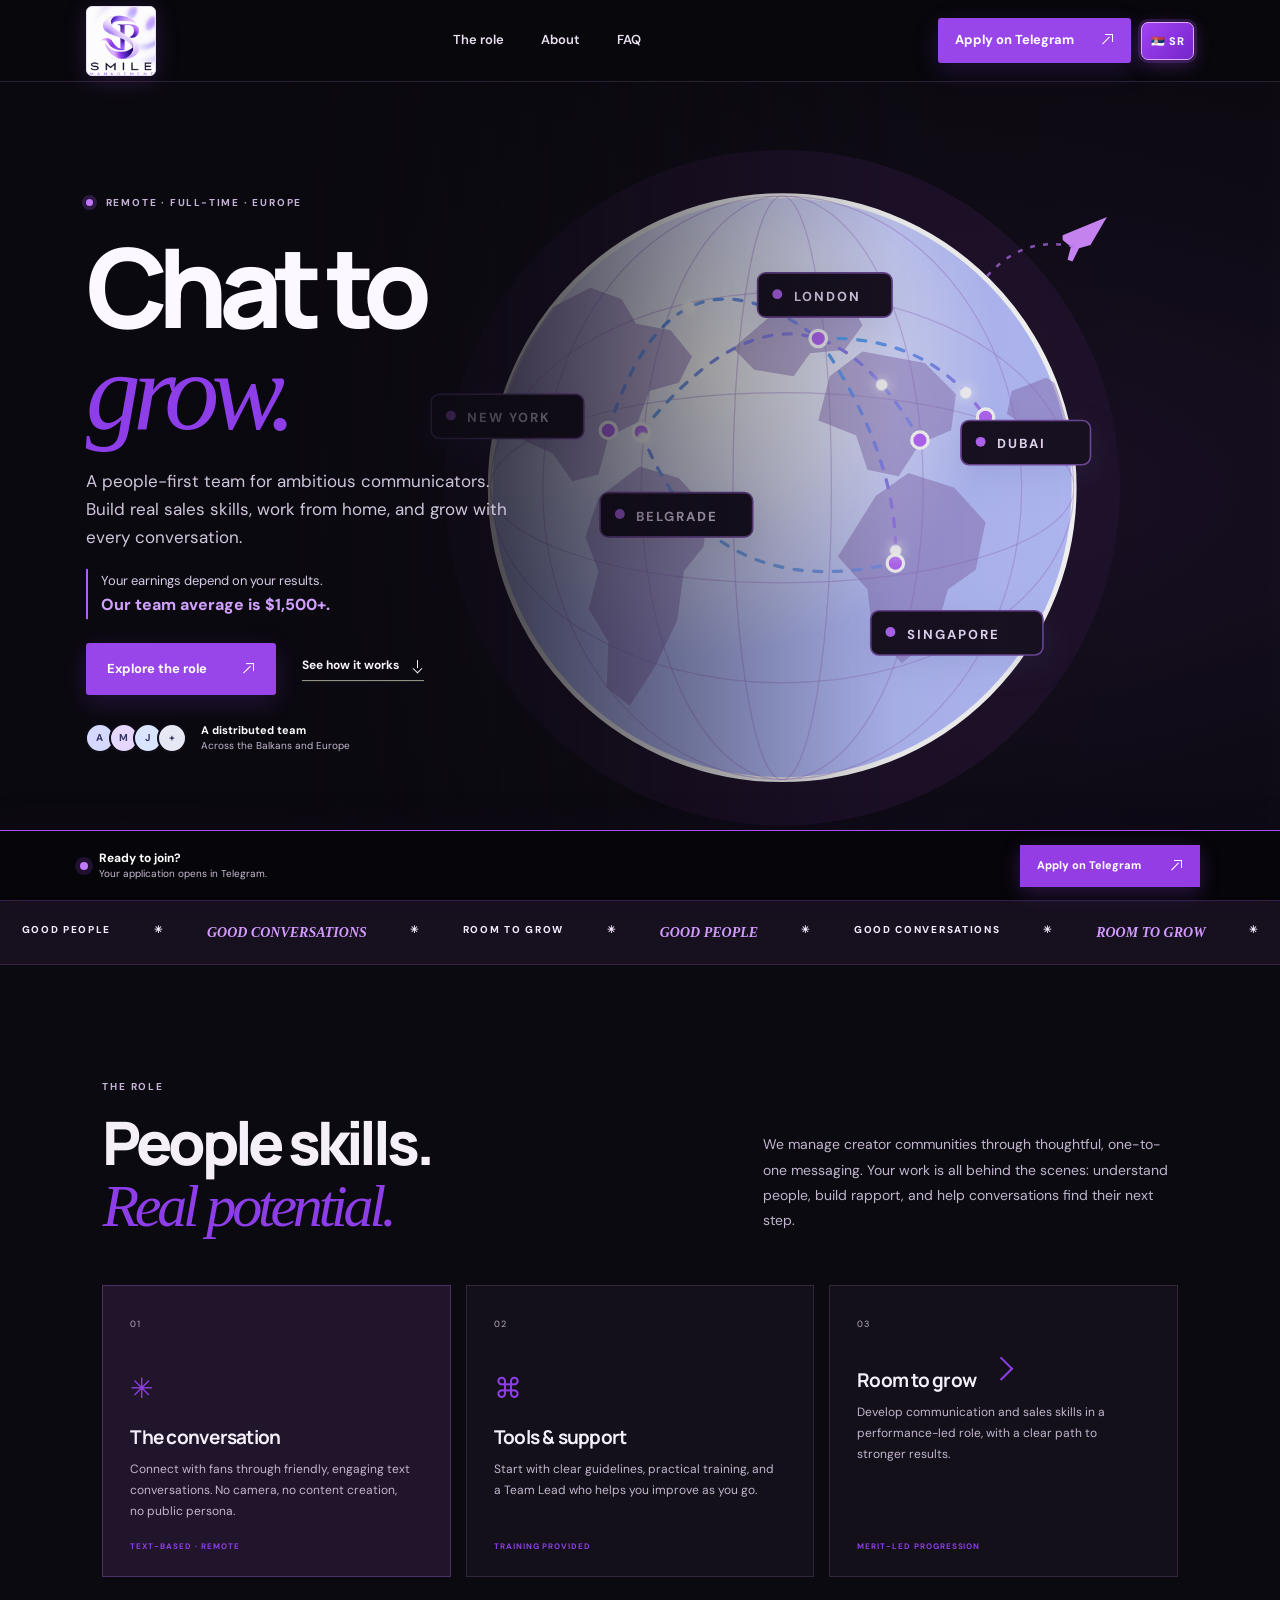
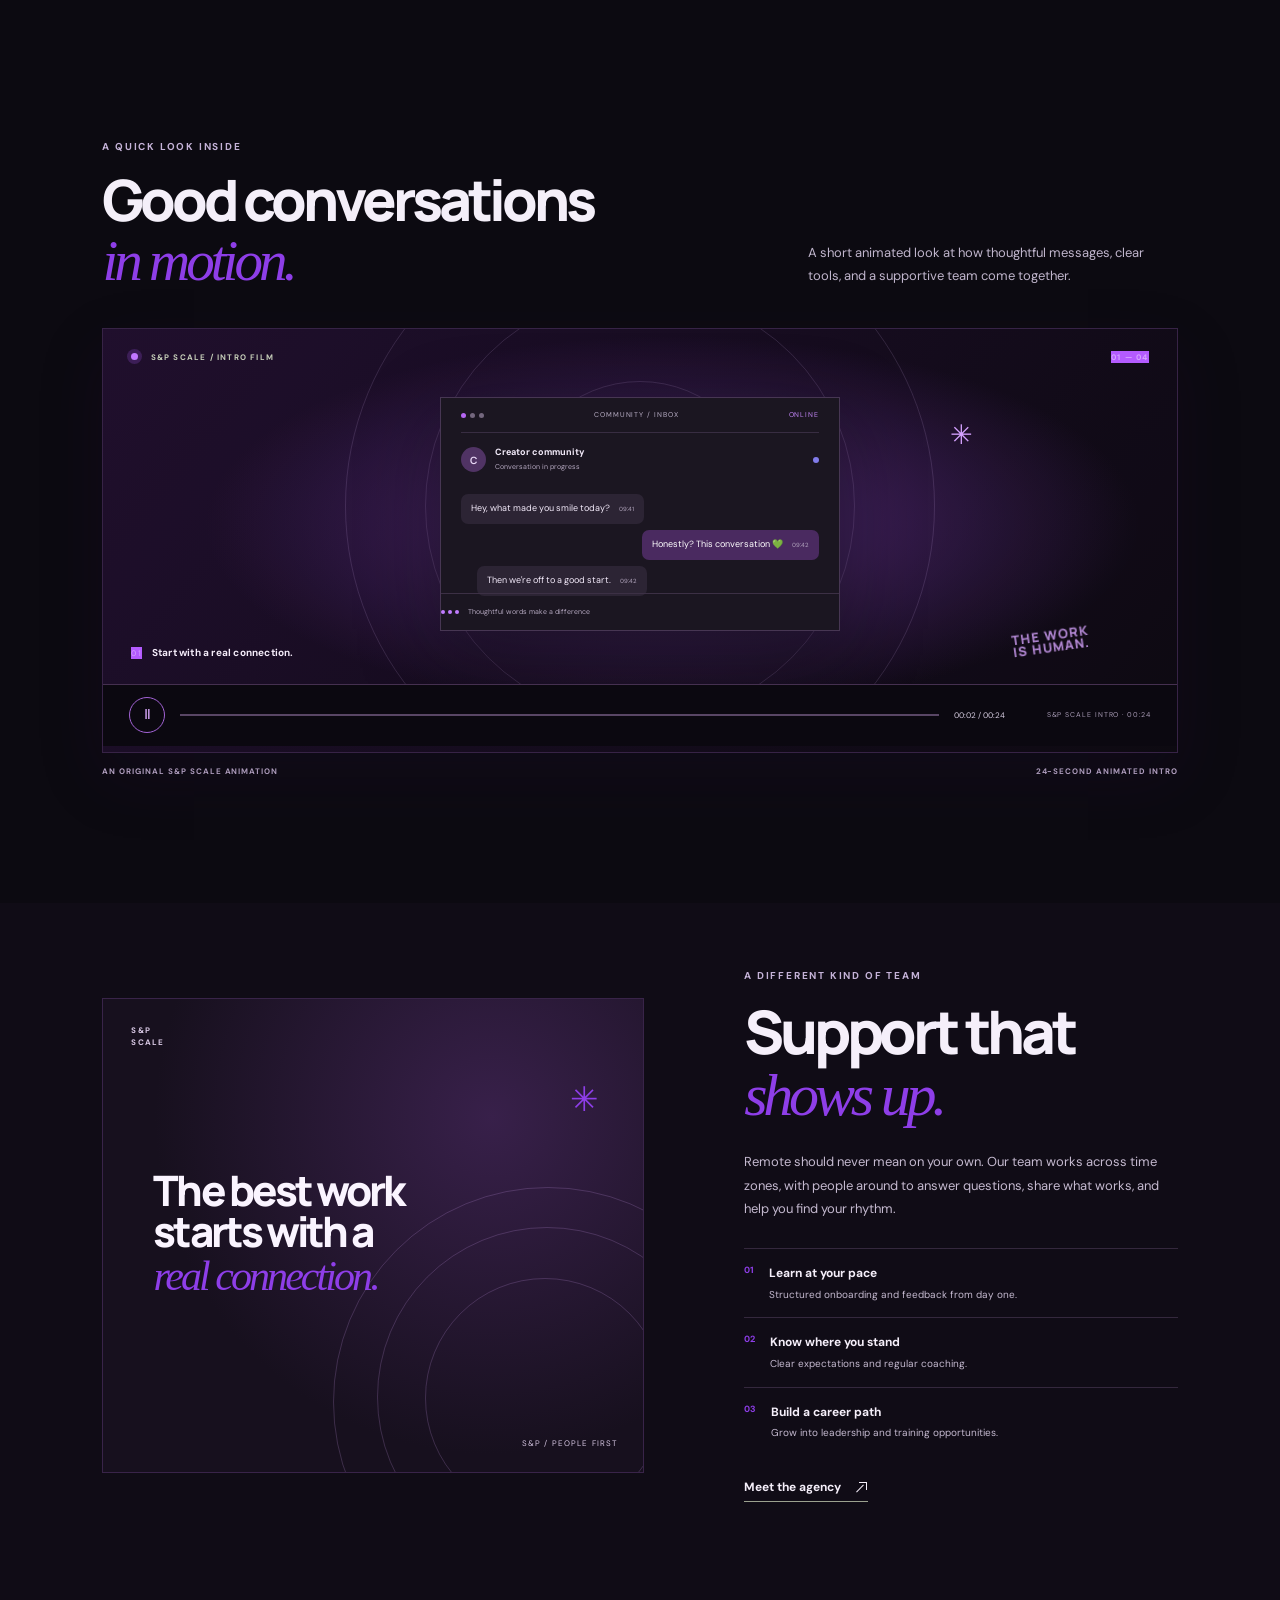
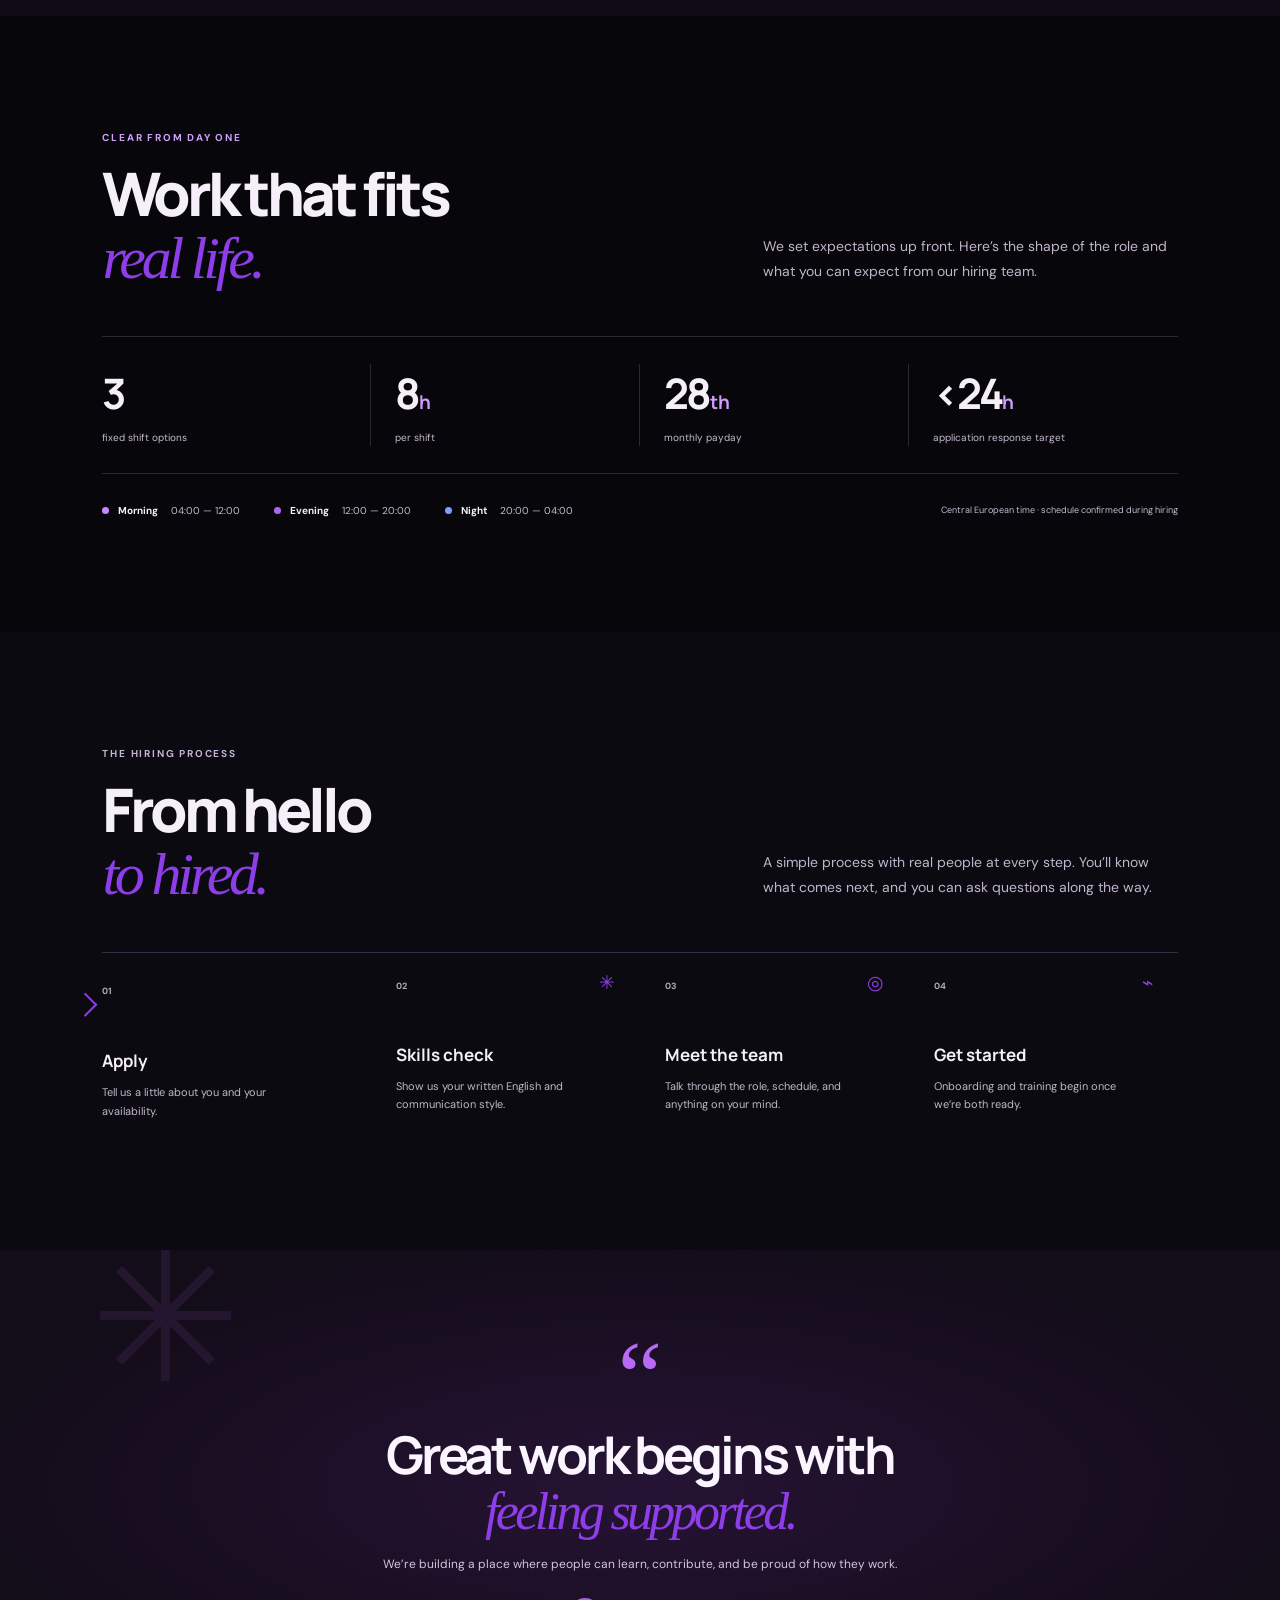
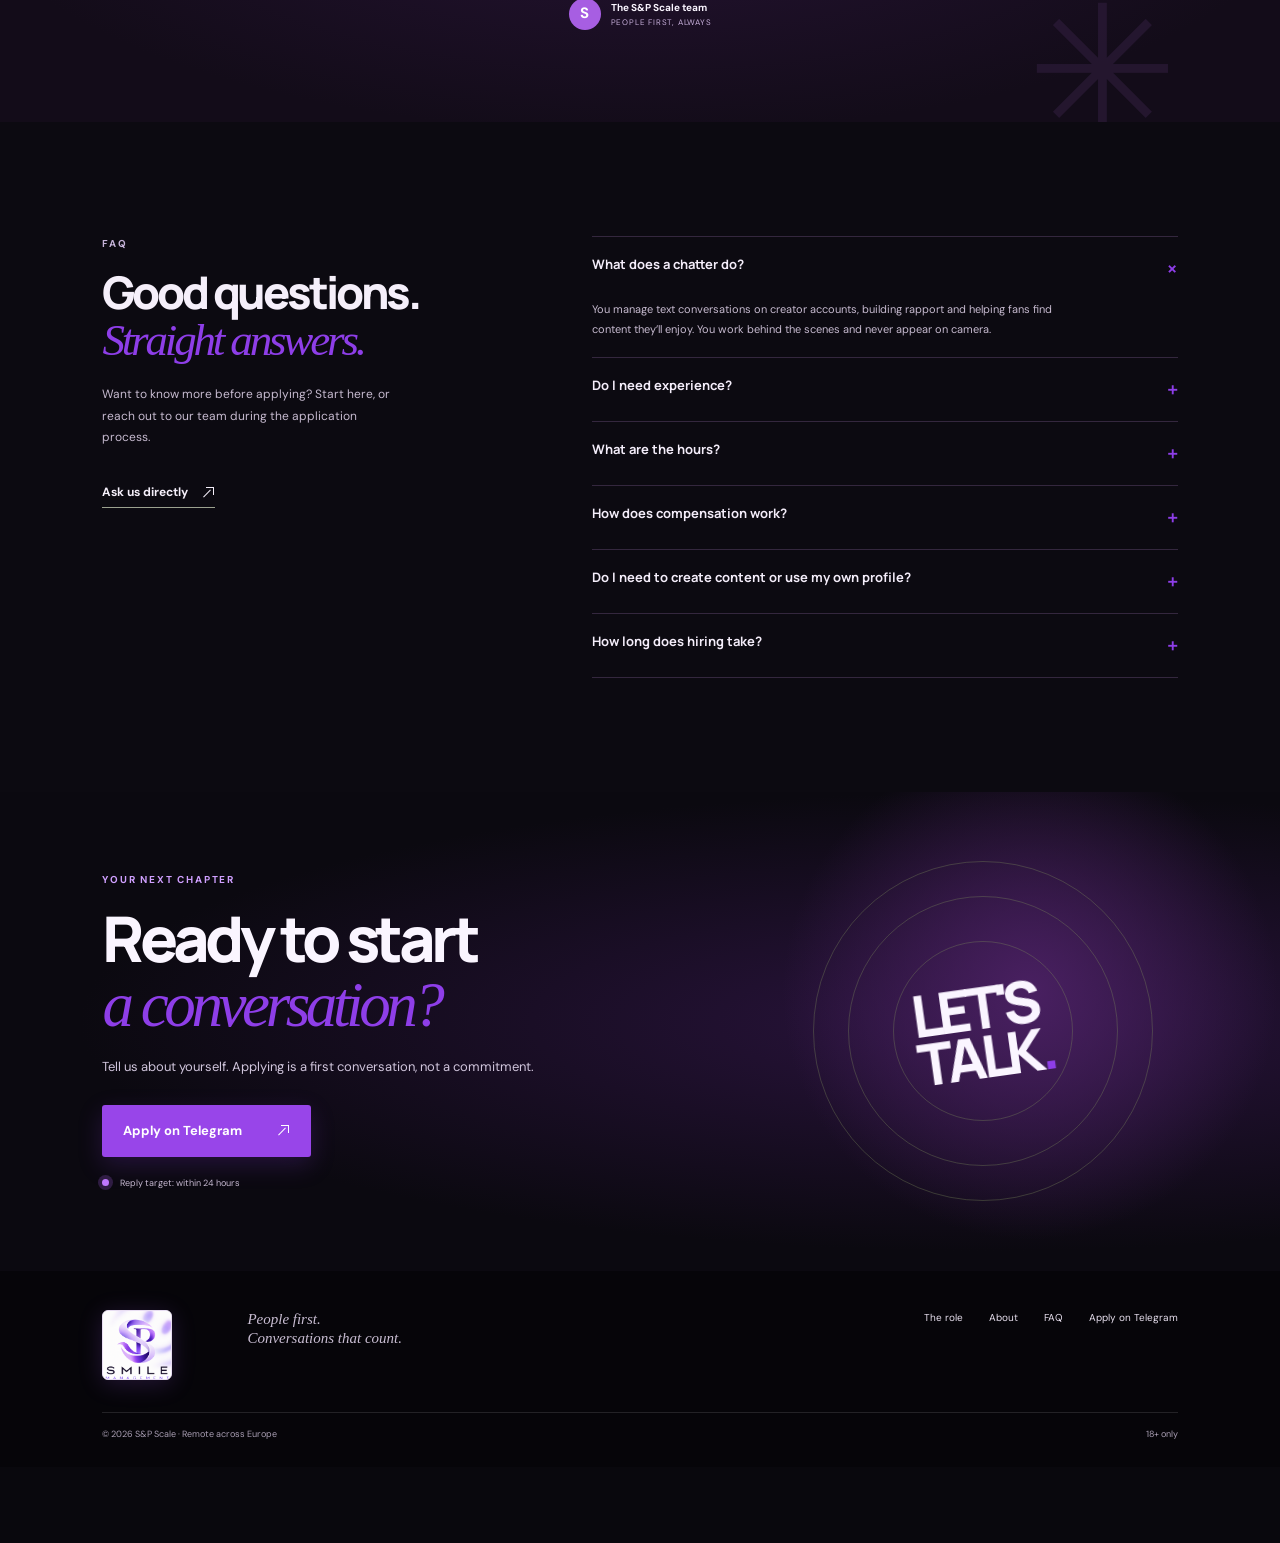
<file: index.html>
<!doctype html>
<html lang="en">
<head><meta charset="utf-8"><meta name="viewport" content="width=device-width,initial-scale=1"><meta name="theme-color" content="#10110f"><meta name="description" content="Remote chatter careers with S&P Scale. Clear shifts, practical training, and performance-based commission."><title>S&P Scale — Chat to grow</title><link rel="preconnect" href="https://fonts.googleapis.com"><link rel="preconnect" href="https://fonts.gstatic.com" crossorigin><link href="https://fonts.googleapis.com/css2?family=DM+Sans:wght@400;500;600;700&family=Manrope:wght@400;500;600;700;800&display=swap" rel="stylesheet"><link rel="stylesheet" href="styles.css?v=welcome-repeat-telegram-pop"></head>
<body>
<header class="header"><a class="brand" href="#top" aria-label="Smile Management home"><img class="brand-logo" src="assets/smile-logo-source.png" alt="Smile Management"></a><nav class="desktop-nav"><a href="#role">The role</a><a href="about.html">About</a><a href="#faq">FAQ</a></nav><a class="button button-small" href="https://t.me/smilemanagament" target="_blank" rel="noopener noreferrer">Apply on Telegram <span class="arrow-mark" aria-hidden="true"></span></a><button class="language-toggle" type="button" data-language-toggle aria-label="Switch to Serbian" title="Switch to Serbian">SR</button><button class="menu-toggle" aria-label="Open menu" aria-expanded="false"><i></i><i></i></button></header>
<main id="top"><section class="hero"><div class="hero-copy"><div class="eyebrow"><span class="pulse"></span> REMOTE · FULL-TIME · EUROPE</div><h1>Chat to<br><em>grow.</em></h1><p class="hero-lede">A people-first team for ambitious communicators. Build real sales skills, work from home, and grow with every conversation.</p><p class="earnings-proof">Your earnings depend on your results.<strong>Our team average is $1,500+.</strong></p><div class="hero-actions"><a class="button" href="#role">Explore the role <span class="arrow-mark" aria-hidden="true"></span></a><a class="text-link" href="#role">See how it works <span class="arrow-mark arrow-mark-down" aria-hidden="true"></span></a></div><div class="hero-proof"><div class="avatars"><span>A</span><span>M</span><span>J</span><span>+</span></div><p><strong>A distributed team</strong><br>Across the Balkans and Europe</p></div></div><div class="hero-art"><svg class="globe-visual" viewBox="0 0 560 500" role="img" aria-label="Animated network routes connecting cities around the world"><defs><radialGradient id="globeFill" cx="37%" cy="29%"><stop offset="0" stop-color="#ffffff"/><stop offset=".48" stop-color="#e5e8ff"/><stop offset="1" stop-color="#b9c1ff"/></radialGradient><linearGradient id="routeStroke" x1="0" y1="0" x2="1" y2="1"><stop stop-color="#54aaf7"/><stop offset="1" stop-color="#a276ec"/></linearGradient><linearGradient id="routeStroke2" x1="1" y1="0" x2="0" y2="1"><stop stop-color="#9a72ee"/><stop offset="1" stop-color="#68b8f1"/></linearGradient><filter id="softGlow" x="-100%" y="-100%" width="300%" height="300%"><feGaussianBlur stdDeviation="4" result="blur"/><feMerge><feMergeNode in="blur"/><feMergeNode in="SourceGraphic"/></feMerge></filter><clipPath id="globeClip"><circle cx="280" cy="248" r="178"/></clipPath></defs><circle class="globe-halo" cx="280" cy="248" r="206" fill="#e6e9ff" opacity=".58"/><circle class="globe-base" cx="280" cy="248" r="178" fill="url(#globeFill)" stroke="#fff" stroke-width="3"/><g clip-path="url(#globeClip)"><ellipse class="globe-grid" cx="280" cy="248" rx="146" ry="178"/><ellipse class="globe-grid" cx="280" cy="248" rx="86" ry="178"/><ellipse class="globe-grid" cx="280" cy="248" rx="30" ry="178"/><ellipse class="globe-grid" cx="280" cy="248" rx="178" ry="58"/><ellipse class="globe-grid" cx="280" cy="248" rx="178" ry="119"/><path class="continent" d="M122 164l18-26 23-12 19 7 9 15 21 4 13 16-8 16-18 5-7 19-18 9-6 23-16 4-12-17-18-8-8-20-19-10zM193 235l24 7 18 20-3 22-12 15-4 30-14 29-15 23-14-11 1-28-12-20 6-23-8-21 8-24zM272 144l23-17 25 5 9 17-11 15-21 2-10 14-24-4-13-13zM309 180l20-15 38 7 19 19-3 22-19 8-13 20-19-4-7-21-23-9zM337 253l20-14 28 9 19 21-6 29-17 12-8 28-20 17-18-20-3-25-18-20zM420 189l21-8 18 11-5 17-21 4-16-10z"/><g class="route-lines"><path id="route-one" d="M174 213 Q213 89 302 157"/><path id="route-two" d="M194 214 Q292 92 364 219"/><path id="route-three" d="M302 157 Q369 154 404 205"/><path id="route-four" d="M194 214 Q235 320 349 294"/><path id="route-five" d="M302 157 Q352 230 349 294"/></g><g class="city-points"><circle cx="174" cy="213" r="5"/><circle cx="302" cy="157" r="5"/><circle cx="364" cy="219" r="5"/><circle cx="404" cy="205" r="5"/><circle cx="349" cy="294" r="5"/><circle cx="194" cy="214" r="5"/></g><g class="route-packets" filter="url(#softGlow)"><circle r="4" fill="#fff"><animateMotion dur="4.5s" repeatCount="indefinite"><mpath href="#route-one"/></animateMotion></circle><circle r="3.5" fill="#fff"><animateMotion dur="5.8s" begin="-2.4s" repeatCount="indefinite"><mpath href="#route-two"/></animateMotion></circle><circle r="3.5" fill="#fff"><animateMotion dur="4.2s" begin="-1.2s" repeatCount="indefinite"><mpath href="#route-three"/></animateMotion></circle><circle r="3.5" fill="#fff"><animateMotion dur="6.2s" begin="-4s" repeatCount="indefinite"><mpath href="#route-four"/></animateMotion></circle><circle r="3.5" fill="#fff"><animateMotion dur="5.4s" begin="-2.8s" repeatCount="indefinite"><mpath href="#route-five"/></animateMotion></circle></g></g><g class="city-label label-newyork"><rect x="66" y="191" width="93" height="27" rx="5"/><circle cx="78" cy="204" r="3"/><text x="88" y="208">NEW YORK</text></g><g class="city-label label-london"><rect x="265" y="117" width="82" height="27" rx="5"/><circle cx="277" cy="130" r="3"/><text x="287" y="134">LONDON</text></g><g class="city-label label-dubai"><rect x="389" y="207" width="79" height="27" rx="5"/><circle cx="401" cy="220" r="3"/><text x="411" y="224">DUBAI</text></g><g class="city-label label-singapore"><rect x="334" y="323" width="105" height="27" rx="5"/><circle cx="346" cy="336" r="3"/><text x="356" y="340">SINGAPORE</text></g><g class="city-label label-belgrade"><rect x="169" y="251" width="93" height="27" rx="5"/><circle cx="181" cy="264" r="3"/><text x="191" y="268">BELGRADE</text></g><g class="plane-mark"><path d="M451 94l27-11-10 17-7 2-4 8-3-1 2-8-5-4z"/><path class="plane-trail" d="M405 119 Q427 94 458 101"/></g></svg><div class="globe-caption"><span class="signal"><i></i><i></i><i></i></span><span>CONNECTED AROUND THE CLOCK</span><b>24 / 7</b></div></div><div class="hero-bottom"><span>01 / A BETTER WAY TO WORK</span><span class="scroll-cue">SCROLL TO EXPLORE <b class="arrow-mark arrow-mark-down" aria-hidden="true"></b></span></div></section>
<section class="ticker"><div><span>GOOD PEOPLE</span> ✳ <span>GOOD CONVERSATIONS</span> ✳ <span>ROOM TO GROW</span> ✳ <span>GOOD PEOPLE</span> ✳ <span>GOOD CONVERSATIONS</span> ✳ <span>ROOM TO GROW</span> ✳</div></section>
<section class="section role-section" id="role"><div class="section-head"><div><div class="eyebrow">THE ROLE</div><h2>People skills.<br><em>Real potential.</em></h2></div><p>We manage creator communities through thoughtful, one-to-one messaging. Your work is all behind the scenes: understand people, build rapport, and help conversations find their next step.</p></div><div class="role-grid"><article class="role-card featured"><span class="number">01</span><div class="role-symbol">✳</div><h3>The conversation</h3><p>Connect with fans through friendly, engaging text conversations. No camera, no content creation, no public persona.</p><span class="tag">TEXT-BASED · REMOTE</span></article><article class="role-card"><span class="number">02</span><div class="role-symbol">⌘</div><h3>Tools & support</h3><p>Start with clear guidelines, practical training, and a Team Lead who helps you improve as you go.</p><span class="tag">TRAINING PROVIDED</span></article><article class="role-card"><span class="number">03</span><div class="role-symbol role-symbol-arrow" aria-hidden="true"></div><h3>Room to grow</h3><p>Develop communication and sales skills in a performance-led role, with a clear path to stronger results.</p><span class="tag">MERIT-LED PROGRESSION</span></article></div></section>
<section class="section film-section" id="walkthrough"><div class="film-heading"><div><div class="eyebrow">A QUICK LOOK INSIDE</div><h2>Good conversations<br><em>in motion.</em></h2></div><p>A short animated look at how thoughtful messages, clear tools, and a supportive team come together.</p></div><div class="film-player" data-film><div class="film-grain"></div><div class="film-topline"><span><i class="pulse"></i> S&P SCALE / INTRO FILM</span><span class="film-index">01 — 04</span></div><div class="film-stage"><div class="film-orbit orbit-a"></div><div class="film-orbit orbit-b"></div><div class="film-orbit orbit-c"></div><div class="film-spark">✳</div><div class="film-window"><div class="film-window-head"><span class="window-lights"><i></i><i></i><i></i></span><span>COMMUNITY / INBOX</span><span class="window-status">ONLINE</span></div><div class="film-profile"><span class="profile-monogram">C</span><span><b>Creator community</b><small>Conversation in progress</small></span><i class="online-dot"></i></div><div class="film-bubble bubble-one">Hey, what made you smile today? <span>09:41</span></div><div class="film-bubble bubble-two">Honestly? This conversation 💚 <span>09:42</span></div><div class="film-bubble bubble-three">Then we're off to a good start. <span>09:42</span></div><div class="film-type"><i></i><i></i><i></i><span>Thoughtful words make a difference</span></div></div><div class="film-caption"><span>01</span><b>Start with a real connection.</b></div><div class="film-stamp">THE WORK<br>IS HUMAN.</div></div><div class="film-controls"><button class="film-play" aria-label="Pause animation"><span class="pause-glyph">Ⅱ</span><span class="play-glyph">▶</span></button><div class="film-track"><div class="film-progress"></div></div><span class="film-time">00:00 / 00:24</span><span class="film-control-label">S&P SCALE INTRO · 00:24</span></div></div><div class="film-foot"><span>AN ORIGINAL S&P SCALE ANIMATION</span><span>24-SECOND ANIMATED INTRO</span></div></section><section class="section feature-section" id="about"><div class="feature-visual"><div class="visual-stamp">S&P<br>SCALE</div><div class="visual-title">The best work<br>starts with a<br><em>real connection.</em></div><div class="visual-orbit o1"></div><div class="visual-orbit o2"></div><div class="visual-orbit o3"></div><span class="visual-star">✳</span><span class="visual-note">S&P / PEOPLE FIRST</span></div><div class="feature-copy"><div class="eyebrow">A DIFFERENT KIND OF TEAM</div><h2>Support that<br><em>shows up.</em></h2><p>Remote should never mean on your own. Our team works across time zones, with people around to answer questions, share what works, and help you find your rhythm.</p><div class="check-row"><span>01</span><div><strong>Learn at your pace</strong><small>Structured onboarding and feedback from day one.</small></div></div><div class="check-row"><span>02</span><div><strong>Know where you stand</strong><small>Clear expectations and regular coaching.</small></div></div><div class="check-row"><span>03</span><div><strong>Build a career path</strong><small>Grow into leadership and training opportunities.</small></div></div><a class="text-link dark-link" href="about.html">Meet the agency <span class="arrow-mark" aria-hidden="true"></span></a></div></section>
<section class="section numbers-section"><div class="section-head"><div><div class="eyebrow">CLEAR FROM DAY ONE</div><h2>Work that fits<br><em>real life.</em></h2></div><p>We set expectations up front. Here’s the shape of the role and what you can expect from our hiring team.</p></div><div class="numbers-grid"><div><strong>3</strong><span>fixed shift options</span></div><div><strong>8<span>h</span></strong><span>per shift</span></div><div><strong>28<span>th</span></strong><span>monthly payday</span></div><div><strong>&lt;24<span>h</span></strong><span>application response target</span></div></div><div class="shift-row"><div><span class="shift-dot morning"></span><strong>Morning</strong><span>04:00 — 12:00</span></div><div><span class="shift-dot evening"></span><strong>Evening</strong><span>12:00 — 20:00</span></div><div><span class="shift-dot night"></span><strong>Night</strong><span>20:00 — 04:00</span></div><small>Central European time · schedule confirmed during hiring</small></div></section>
<section class="section steps-section"><div class="section-head"><div><div class="eyebrow">THE HIRING PROCESS</div><h2>From hello<br><em>to hired.</em></h2></div><p>A simple process with real people at every step. You’ll know what comes next, and you can ask questions along the way.</p></div><div class="steps"><article><b>01</b><span class="step-icon step-icon-arrow" aria-hidden="true"></span><h3>Apply</h3><p>Tell us a little about you and your availability.</p></article><article><b>02</b><span class="step-icon">✳</span><h3>Skills check</h3><p>Show us your written English and communication style.</p></article><article><b>03</b><span class="step-icon">◎</span><h3>Meet the team</h3><p>Talk through the role, schedule, and anything on your mind.</p></article><article><b>04</b><span class="step-icon">⌁</span><h3>Get started</h3><p>Onboarding and training begin once we’re both ready.</p></article></div></section>
<section class="quote-section"><div class="quote-mark">“</div><blockquote>Great work begins with<br><em>feeling supported.</em></blockquote><p>We’re building a place where people can learn, contribute, and be proud of how they work.</p><div class="quote-by"><span class="quote-avatar">S</span><span><strong>The S&P Scale team</strong><small>PEOPLE FIRST, ALWAYS</small></span></div></section>
<section class="section faq-section" id="faq"><div class="faq-intro"><div class="eyebrow">FAQ</div><h2>Good questions.<br><em>Straight answers.</em></h2><p>Want to know more before applying? Start here, or reach out to our team during the application process.</p><a class="text-link dark-link" href="https://t.me/smilemanagament" target="_blank" rel="noopener noreferrer">Ask us directly <span class="arrow-mark" aria-hidden="true"></span></a></div><div class="faq-list"><details open><summary>What does a chatter do?<span>+</span></summary><p>You manage text conversations on creator accounts, building rapport and helping fans find content they’ll enjoy. You work behind the scenes and never appear on camera.</p></details><details><summary>Do I need experience?<span>+</span></summary><p>No prior experience is required. We look for strong written English, reliability, a computer, and a willingness to learn. Training and guidelines are provided.</p></details><details><summary>What are the hours?<span>+</span></summary><p>The role is full time, with fixed eight-hour shifts on Central European time. The available shift options are 04:00–12:00, 12:00–20:00, and 20:00–04:00.</p></details><details><summary>How does compensation work?<span>+</span></summary><p>Compensation is performance-based, with monthly payouts on the 28th. We explain the commission structure and terms clearly during the hiring process.</p></details><details><summary>Do I need to create content or use my own profile?<span>+</span></summary><p>No. The work is text-only and behind the account. You do not create content or use a personal social profile.</p></details><details><summary>How long does hiring take?<span>+</span></summary><p>We aim to review applications within 24 hours. Skills check, conversation with the team, and onboarding can follow within days, depending on availability.</p></details></div></section>
<section class="apply-section" id="apply"><div class="apply-glow"></div><div class="apply-content"><div class="eyebrow">YOUR NEXT CHAPTER</div><h2>Ready to start<br><em>a conversation?</em></h2><p>Tell us about yourself. Applying is a first conversation, not a commitment.</p><a class="button button-light" href="https://t.me/smilemanagament" target="_blank" rel="noopener noreferrer">Apply on Telegram <span class="arrow-mark" aria-hidden="true"></span></a><span class="apply-note"><span class="pulse"></span> Reply target: within 24 hours</span></div><div class="apply-art"><div class="apply-circle c1"></div><div class="apply-circle c2"></div><div class="apply-circle c3"></div><span>LET'S<br>TALK<span class="green">.</span></span></div></section></main>
<footer class="footer"><div class="footer-top"><a class="brand footer-brand" href="#top" aria-label="Smile Management home"><img class="brand-logo" src="assets/smile-logo-source.png" alt="Smile Management"></a><p>People first.<br>Conversations that count.</p><div class="footer-links"><a href="#role">The role</a><a href="about.html">About</a><a href="#faq">FAQ</a><a href="https://t.me/smilemanagament" target="_blank" rel="noopener noreferrer">Apply on Telegram</a></div></div><div class="footer-bottom"><span>© 2026 S&P Scale · Remote across Europe</span><span>18+ only</span></div></footer>
<aside class="sticky-apply" aria-label="Apply via Telegram"><div class="sticky-copy"><span class="sticky-pulse"></span><div><strong>Ready to join?</strong><small>Your application opens in Telegram.</small></div></div><a class="sticky-apply-button" href="https://t.me/smilemanagament" target="_blank" rel="noopener noreferrer">Apply on Telegram <span class="arrow-mark" aria-hidden="true"></span></a></aside><script src="script.js"></script><script src="language.js"></script><script src="welcome.js"></script></body></html>
</file>
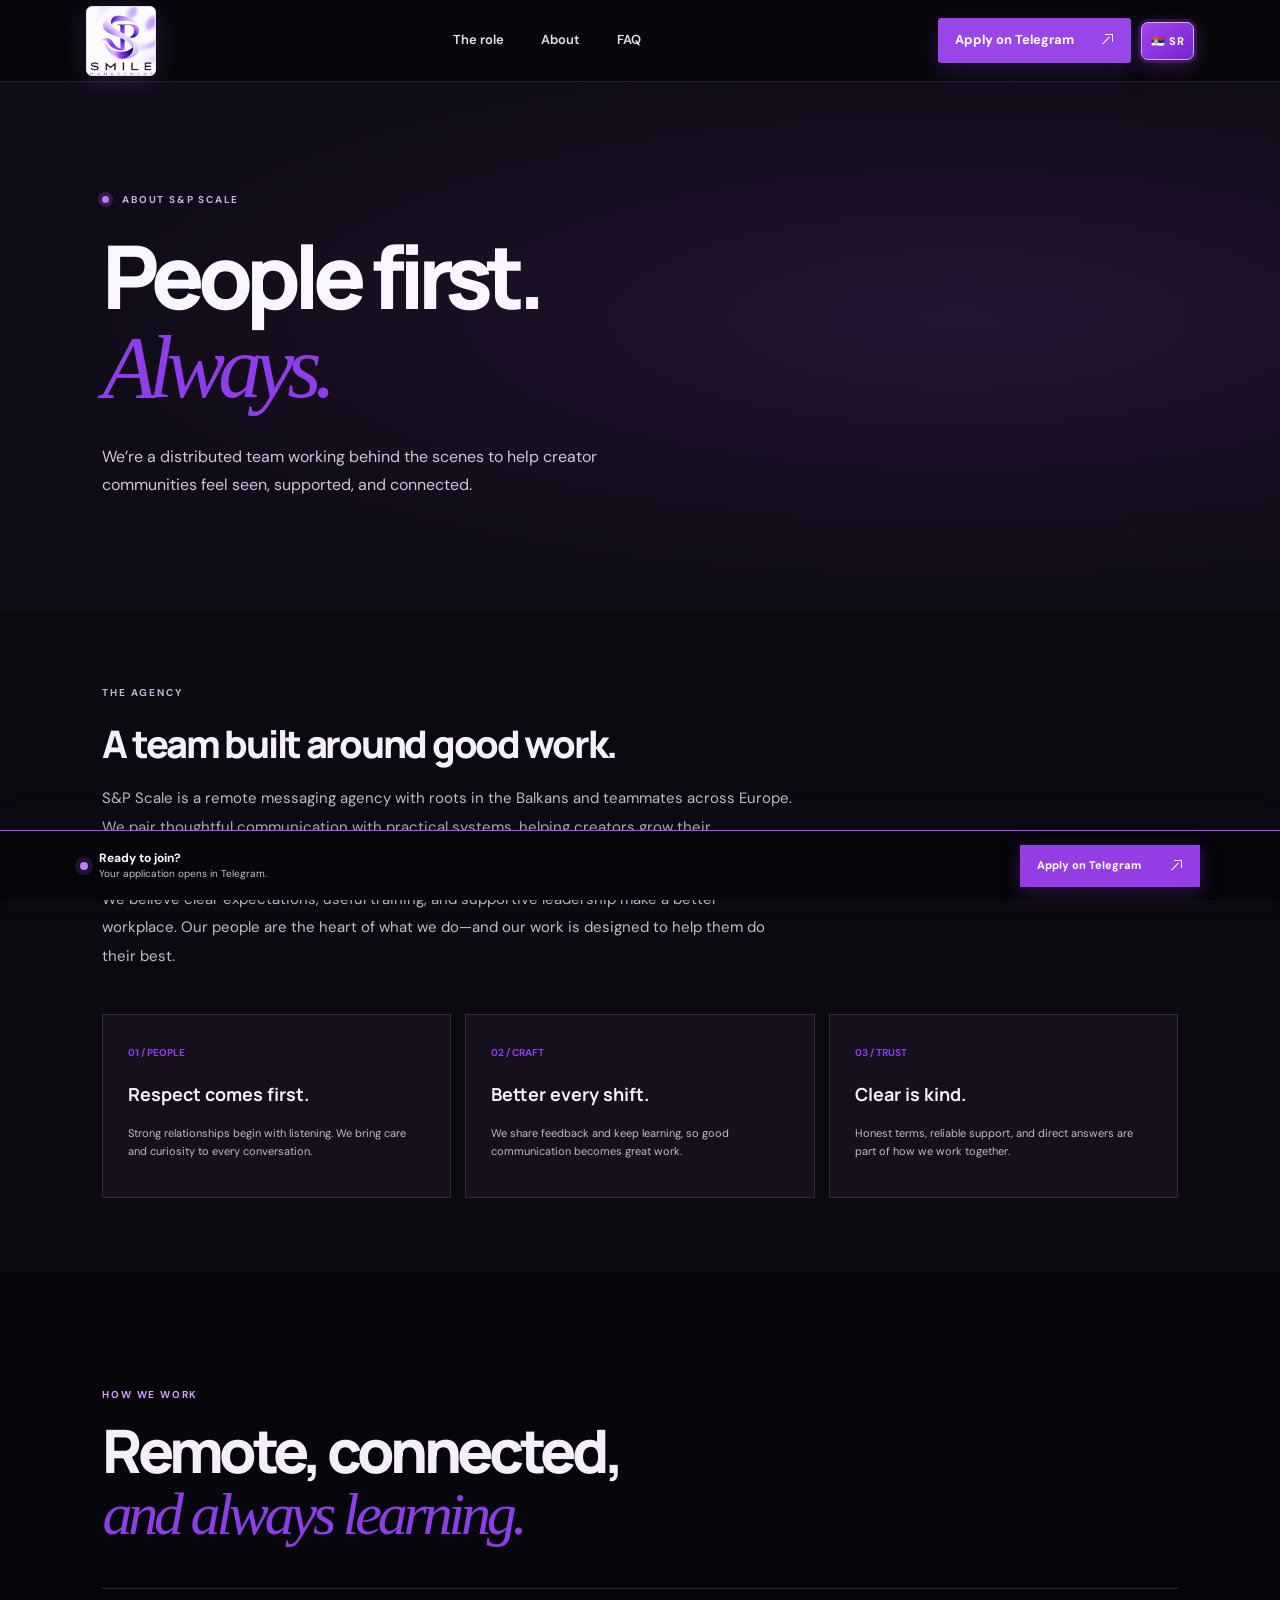
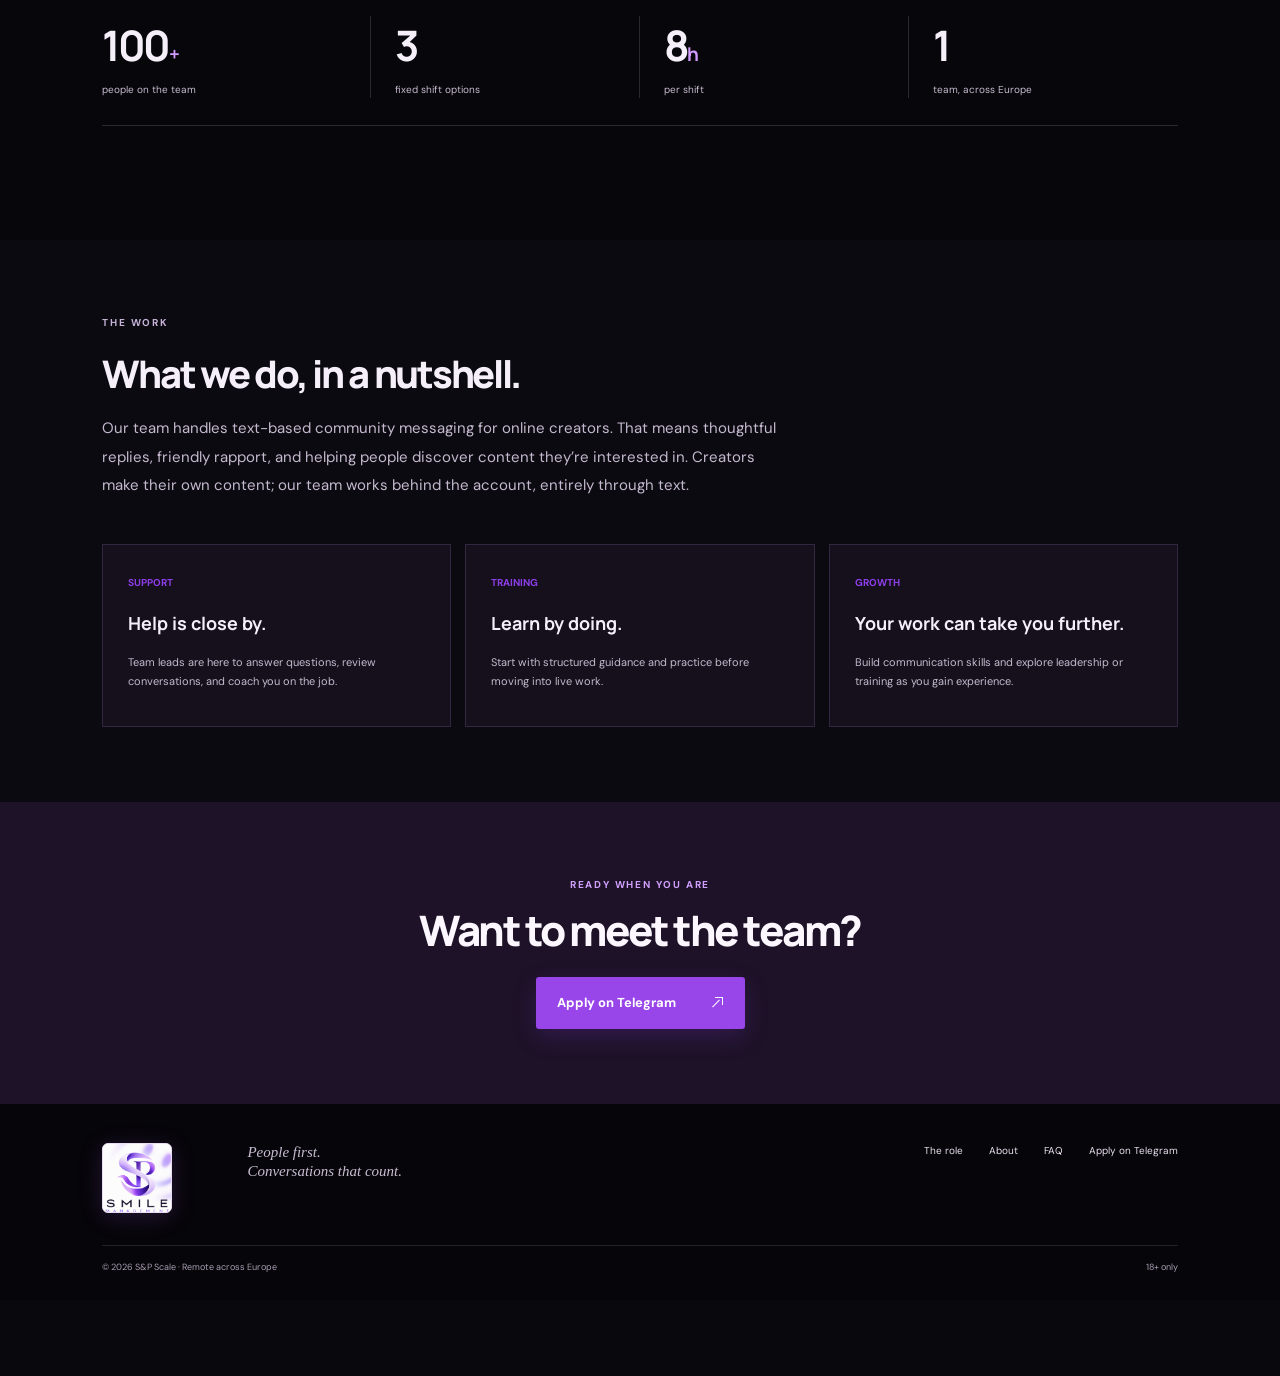
<file: about.html>
<!doctype html><html lang="en"><head><meta charset="utf-8"><meta name="viewport" content="width=device-width,initial-scale=1"><meta name="theme-color" content="#10110f"><meta name="description" content="Meet S&P Scale: a people-first remote team for creator community messaging."><title>About S&P Scale — The people behind the conversations</title><link rel="preconnect" href="https://fonts.googleapis.com"><link rel="preconnect" href="https://fonts.gstatic.com" crossorigin><link href="https://fonts.googleapis.com/css2?family=DM+Sans:wght@400;500;600;700&family=Manrope:wght@400;500;600;700;800&display=swap" rel="stylesheet"><link rel="stylesheet" href="styles.css?v=welcome-repeat-telegram-pop"></head><body><header class="header"><a class="brand" href="index.html" aria-label="Smile Management home"><img class="brand-logo" src="assets/smile-logo-source.png" alt="Smile Management"></a><nav class="desktop-nav"><a href="index.html#role">The role</a><a href="index.html#about">About</a><a href="index.html#faq">FAQ</a></nav><a class="button button-small" href="https://t.me/smilemanagament" target="_blank" rel="noopener noreferrer">Apply on Telegram <span class="arrow-mark" aria-hidden="true"></span></a><button class="language-toggle" type="button" data-language-toggle aria-label="Switch to Serbian" title="Switch to Serbian">SR</button><button class="menu-toggle" aria-label="Open menu" aria-expanded="false"><i></i><i></i></button></header><main><section class="inner-hero"><div class="eyebrow"><span class="pulse"></span> ABOUT S&P SCALE</div><h1>People first.<br><em>Always.</em></h1><p>We’re a distributed team working behind the scenes to help creator communities feel seen, supported, and connected.</p></section><section class="section about-content"><div class="eyebrow">THE AGENCY</div><h2>A team built around good work.</h2><p>S&P Scale is a remote messaging agency with roots in the Balkans and teammates across Europe. We pair thoughtful communication with practical systems, helping creators grow their communities while giving our team a place to build valuable skills.</p><p>We believe clear expectations, useful training, and supportive leadership make a better workplace. Our people are the heart of what we do—and our work is designed to help them do their best.</p><div class="about-values"><article><b>01 / PEOPLE</b><h3>Respect comes first.</h3><p>Strong relationships begin with listening. We bring care and curiosity to every conversation.</p></article><article><b>02 / CRAFT</b><h3>Better every shift.</h3><p>We share feedback and keep learning, so good communication becomes great work.</p></article><article><b>03 / TRUST</b><h3>Clear is kind.</h3><p>Honest terms, reliable support, and direct answers are part of how we work together.</p></article></div></section><section class="numbers-section section"><div class="eyebrow">HOW WE WORK</div><h2>Remote, connected,<br><em>and always learning.</em></h2><div class="numbers-grid" style="margin-top:42px"><div><strong>100<span>+</span></strong><span>people on the team</span></div><div><strong>3</strong><span>fixed shift options</span></div><div><strong>8<span>h</span></strong><span>per shift</span></div><div><strong>1</strong><span>team, across Europe</span></div></div></section><section class="section about-content"><div class="eyebrow">THE WORK</div><h2>What we do, in a nutshell.</h2><p>Our team handles text-based community messaging for online creators. That means thoughtful replies, friendly rapport, and helping people discover content they’re interested in. Creators make their own content; our team works behind the account, entirely through text.</p><div class="about-values"><article><b>SUPPORT</b><h3>Help is close by.</h3><p>Team leads are here to answer questions, review conversations, and coach you on the job.</p></article><article><b>TRAINING</b><h3>Learn by doing.</h3><p>Start with structured guidance and practice before moving into live work.</p></article><article><b>GROWTH</b><h3>Your work can take you further.</h3><p>Build communication skills and explore leadership or training as you gain experience.</p></article></div></section><section class="about-cta"><div class="eyebrow">READY WHEN YOU ARE</div><h2>Want to meet the team?</h2><a class="button" href="https://t.me/smilemanagament" target="_blank" rel="noopener noreferrer">Apply on Telegram <span class="arrow-mark" aria-hidden="true"></span></a></section></main><footer class="footer"><div class="footer-top"><a class="brand footer-brand" href="index.html" aria-label="Smile Management home"><img class="brand-logo" src="assets/smile-logo-source.png" alt="Smile Management"></a><p>People first.<br>Conversations that count.</p><div class="footer-links"><a href="index.html#role">The role</a><a href="about.html">About</a><a href="index.html#faq">FAQ</a><a href="https://t.me/smilemanagament" target="_blank" rel="noopener noreferrer">Apply on Telegram</a></div></div><div class="footer-bottom"><span>© 2026 S&P Scale · Remote across Europe</span><span>18+ only</span></div></footer><aside class="sticky-apply" aria-label="Apply via Telegram"><div class="sticky-copy"><span class="sticky-pulse"></span><div><strong>Ready to join?</strong><small>Your application opens in Telegram.</small></div></div><a class="sticky-apply-button" href="https://t.me/smilemanagament" target="_blank" rel="noopener noreferrer">Apply on Telegram <span class="arrow-mark" aria-hidden="true"></span></a></aside><script src="script.js"></script><script src="language.js"></script><script src="welcome.js"></script></body></html>
</file>
<file: styles.css>
:root{--ink:#151713;--muted:#73776e;--paper:#f7f8f3;--lime:#c9f36b;--green:#a8d94c;--line:#e5e7df;--serif:Georgia,'Times New Roman',serif;--sans:'DM Sans',sans-serif;--display:'Manrope',sans-serif}*{box-sizing:border-box}html{scroll-behavior:smooth;scroll-padding-top:88px}body{margin:0;background:var(--paper);color:var(--ink);font-family:var(--sans);font-size:15px;line-height:1.55}a{color:inherit;text-decoration:none}button{font:inherit;cursor:pointer}.header{height:82px;padding:0 max(calc((100vw - 1240px)/2),6.7vw);display:flex;align-items:center;position:sticky;top:0;z-index:10;background:rgba(247,248,243,.92);backdrop-filter:blur(16px);border-bottom:1px solid rgba(20,24,18,.06)}.brand{display:flex;align-items:center;gap:9px;font-family:var(--display);font-weight:800;letter-spacing:-.06em}.brand-mark{font-size:26px;line-height:1}.brand-mark span{color:#8bb741;font-style:italic}.brand-name{font-size:10px;letter-spacing:.21em;padding-top:13px;margin-left:-7px}.desktop-nav{display:flex;gap:37px;margin:auto;font-size:13px;font-weight:600}.desktop-nav a,.footer-links a{transition:color .2s}.desktop-nav a:hover,.footer-links a:hover{color:#79a834}.button{display:inline-flex;align-items:center;justify-content:center;gap:24px;background:var(--lime);padding:16px 21px;border:0;border-radius:3px;font-size:13px;font-weight:700;transition:transform .2s,background .2s}.button:hover{transform:translateY(-2px);background:#d4fa82}.button span{font-size:18px}.button-small{padding:12px 17px;gap:16px}.menu-toggle{display:none;border:0;background:none}.hero{min-height:645px;padding:88px max(calc((100vw - 1240px)/2),6.7vw) 30px;position:relative;overflow:hidden;display:grid;grid-template-columns:1fr 1fr;align-items:center;background:#f2f4ed}.hero-copy{position:relative;z-index:2;padding-bottom:46px}.eyebrow{font-size:10px;letter-spacing:.18em;font-weight:700;color:#70766a}.pulse{width:7px;height:7px;background:#9fcf49;border-radius:50%;display:inline-block;box-shadow:0 0 0 4px rgba(166,219,77,.2);margin-right:9px}.hero h1{font:800 clamp(66px,8.6vw,112px)/.92 var(--display);letter-spacing:-.085em;margin:25px 0 24px}.hero h1 em,.section h2 em,.quote-section em,.apply-section h2 em{font-family:var(--serif);font-weight:400;letter-spacing:-.07em}.hero h1 em{color:#83a94a}.hero-lede{max-width:435px;font-size:17px;color:#656a61;line-height:1.65}.hero-actions{display:flex;align-items:center;gap:26px;margin-top:28px}.text-link{font-size:12px;font-weight:700;border-bottom:1px solid #9ba18f;padding-bottom:5px}.text-link span{font-size:15px;margin-left:10px}.hero-proof{display:flex;gap:14px;align-items:center;margin-top:47px}.avatars{display:flex;padding-left:5px}.avatars span{width:30px;height:30px;border-radius:50%;background:#c8d5b5;color:#30421a;border:2px solid #f2f4ed;margin-left:-6px;display:grid;place-items:center;font-size:10px;font-weight:700}.avatars span:nth-child(2){background:#e7bfa6}.avatars span:nth-child(3){background:#d5c8e1}.avatars span:nth-child(4){background:#e1e5dc}.hero-proof p{font-size:10px;line-height:1.5;color:#73776f;margin:0}.hero-proof strong{color:var(--ink);font-size:11px}.hero-art{height:480px;position:relative;display:grid;place-items:center}.art-glow{position:absolute;width:430px;height:430px;border-radius:50%;background:radial-gradient(circle,#e1ebcd 0,#d7e1c3 48%,rgba(215,225,195,0) 70%);right:0;top:13px}.orb{position:absolute;border-radius:50%;border:1px solid rgba(100,124,68,.24)}.orb-one{width:430px;height:430px;right:0;top:10px}.orb-two{width:355px;height:355px;right:37px;top:48px}.chat-card{position:absolute;z-index:2;background:#fff;border:1px solid #e8ebdf;box-shadow:0 24px 70px #59654c20;border-radius:8px;width:335px;height:280px;right:70px;top:88px;padding:20px}.card-top{font-size:8px;letter-spacing:.13em;font-weight:700;color:#7a8074;display:flex;align-items:center;gap:7px}.live-dot{width:6px;height:6px;border-radius:50%;background:#a6d956}.dots{margin-left:auto;letter-spacing:2px}.mini-line{height:5px;width:90px;background:#eef0e9;border-radius:8px;margin:22px 0 7px}.mini-line.short{width:53px;margin:0 0 20px}.message{font-size:9px;border-radius:10px;padding:10px 12px;width:max-content;max-width:88%;margin:8px 0}.message-right{background:#e9f4d9;margin-left:auto}.message-left{background:#f0f1ec}.small-msg{margin-top:6px}.chat-input{position:absolute;bottom:16px;left:17px;right:17px;border-top:1px solid #eff0e9;padding-top:11px;color:#9a9f93;font-size:9px}.chat-input b{float:right;background:#c9f36b;color:#233016;border-radius:3px;padding:2px 6px;margin-top:-4px}.stat-card{position:absolute;z-index:3;background:#fff;border-radius:6px;box-shadow:0 12px 45px #38422d24;left:8px;bottom:67px;padding:16px 19px;width:190px;display:flex;flex-direction:column}.stat-icon{position:absolute;right:16px;top:12px;color:#80a842;font-size:16px}.stat-card small{font-size:8px;letter-spacing:.12em;color:#818779}.stat-card strong{font-family:var(--display);font-size:13px;margin:5px 0}.stat-foot{font-size:9px;color:#82877b}.floating-chip{position:absolute;right:10px;top:75px;background:var(--lime);padding:9px 12px;font-size:8px;letter-spacing:.1em;font-weight:700;z-index:4;transform:rotate(4deg)}.floating-chip span{font-size:14px;margin-right:5px}.art-caption{position:absolute;right:3px;bottom:34px;font:italic 19px/1.25 var(--serif);text-align:right;color:#5c664e}.hero-bottom{position:absolute;bottom:24px;left:max(calc((100vw - 1240px)/2),6.7vw);right:max(calc((100vw - 1240px)/2),6.7vw);font-size:8px;font-weight:700;letter-spacing:.15em;color:#858a7c;display:flex;justify-content:space-between}.scroll-cue b{font-size:14px;color:#7f9c55;margin-left:11px}.ticker{height:65px;background:var(--lime);display:flex;align-items:center;overflow:hidden;white-space:nowrap}.ticker div{font-size:10px;font-weight:800;letter-spacing:.17em;display:flex;justify-content:space-around;width:100%;min-width:850px}.ticker span:nth-of-type(even){font-family:var(--serif);font-style:italic;font-size:14px;letter-spacing:0}.section{padding:114px max(calc((100vw - 1120px)/2),8vw)}.section-head{display:flex;justify-content:space-between;align-items:end;margin-bottom:47px;gap:45px}.section h2,.faq-section h2{font:800 clamp(38px,5vw,60px)/1.03 var(--display);letter-spacing:-.07em;margin:17px 0 0}.section h2 em,.faq-section h2 em{color:#84a84d}.section-head>p{max-width:415px;color:#72776d;font-size:14px;line-height:1.8;margin:0 0 5px}.role-grid{display:grid;grid-template-columns:repeat(3,1fr);gap:15px}.role-card{min-height:292px;padding:25px 27px;background:#fff;border:1px solid #e9ebe4;position:relative;transition:transform .25s,box-shadow .25s}.role-card:hover{transform:translateY(-5px);box-shadow:0 16px 35px #29321c0c}.role-card.featured{background:#eff4e8}.number{font-size:9px;color:#92988b;letter-spacing:.1em}.role-symbol{font-size:28px;color:#8cad56;margin-top:33px}.role-card h3{font:700 19px var(--display);letter-spacing:-.04em;margin:13px 0 9px}.role-card p{font-size:12px;line-height:1.75;color:#72776e;max-width:280px;margin:0}.tag{position:absolute;bottom:24px;left:27px;font-size:8px;letter-spacing:.12em;font-weight:700;color:#878d7e}.feature-section{padding-top:65px;display:grid;grid-template-columns:1fr .8fr;gap:100px;align-items:center;background:#eef1e8}.feature-visual{height:475px;position:relative;overflow:hidden;background:#dce8cb;padding:50px;display:flex;align-items:center}.visual-title{position:relative;z-index:2;font:800 42px/.98 var(--display);letter-spacing:-.07em}.visual-title em{font:italic 42px var(--serif);color:#6f8f3d}.visual-stamp{position:absolute;top:25px;left:28px;font-size:8px;font-weight:800;letter-spacing:.14em;line-height:1.5}.visual-orbit{position:absolute;border:1px solid rgba(93,121,51,.23);border-radius:50%;width:430px;height:430px;right:-120px;bottom:-145px}.o2{width:340px;height:340px;right:-74px;bottom:-95px}.o3{width:240px;height:240px;right:-22px;bottom:-46px}.visual-star{position:absolute;right:45px;top:75px;font-size:34px;color:#829e50}.visual-note{position:absolute;bottom:22px;right:25px;font-size:8px;letter-spacing:.14em}.feature-copy h2{margin-bottom:23px}.feature-copy>p{color:#70766b;font-size:13px;line-height:1.8;margin-bottom:28px}.check-row{display:flex;gap:15px;border-top:1px solid #d8ddce;padding:15px 0}.check-row>span{font-size:9px;color:#83a04e;font-weight:700}.check-row div{display:flex;flex-direction:column;gap:4px}.check-row strong{font-size:12px}.check-row small{font-size:10px;color:#74796f}.dark-link{display:inline-block;margin-top:22px}.numbers-section{background:#1b2017;color:#f8f9f5}.numbers-section .eyebrow{color:#b4c39e}.numbers-section .section-head>p{color:#b5b9ae}.numbers-section h2 em{color:var(--lime)}.numbers-grid{display:grid;grid-template-columns:repeat(4,1fr);border-top:1px solid #ffffff27;border-bottom:1px solid #ffffff27;padding:27px 0}.numbers-grid>div{display:flex;flex-direction:column;gap:8px;border-right:1px solid #ffffff27;padding-left:24px}.numbers-grid>div:first-child{padding-left:0}.numbers-grid>div:last-child{border:0}.numbers-grid strong{font:700 42px var(--display);letter-spacing:-.06em}.numbers-grid strong span{font-size:19px;color:var(--lime);letter-spacing:0}.numbers-grid>div>span{font-size:10px;color:#bdc2b5}.shift-row{display:flex;align-items:center;gap:34px;margin-top:29px;flex-wrap:wrap}.shift-row div{display:flex;align-items:center;gap:9px;font-size:10px}.shift-row div>span:last-child{color:#bdc2b5;margin-left:4px}.shift-row small{margin-left:auto;color:#9da595;font-size:9px}.shift-dot{width:7px;height:7px;border-radius:50%;background:#f2d27b}.evening{background:#e6a778}.night{background:#99b2df}.steps-section{background:#f2f4ed}.steps{display:grid;grid-template-columns:repeat(4,1fr);gap:0}.steps article{border-top:1px solid #d6dbcf;padding:20px 25px 5px 0;position:relative}.steps article+article{padding-left:25px}.steps article>b{font-size:9px;color:#919889}.step-icon{position:absolute;right:25px;top:15px;color:#89a656;font-size:19px}.steps h3{font:700 17px var(--display);margin:46px 0 8px}.steps p{font-size:11px;color:#777c72;max-width:190px;line-height:1.7}.quote-section{padding:92px 20px;background:#dce8cc;text-align:center;position:relative;overflow:hidden}.quote-section:before,.quote-section:after{content:'✳';position:absolute;font-size:180px;color:#c3d7a7;opacity:.5}.quote-section:before{left:7%;top:-70px}.quote-section:after{right:8%;bottom:-90px}.quote-mark{font:100px/.7 var(--serif);color:#91ad67}.quote-section blockquote{font:700 clamp(31px,4.2vw,52px)/1.05 var(--display);letter-spacing:-.06em;margin:16px 0}.quote-section em{color:#789b42}.quote-section>p{font-size:12px;color:#606a51}.quote-by{display:flex;align-items:center;justify-content:center;gap:10px;margin-top:24px;text-align:left}.quote-avatar{width:32px;height:32px;display:grid;place-items:center;border-radius:50%;background:#a9c282;font-weight:700}.quote-by span:last-child{display:flex;flex-direction:column}.quote-by strong{font-size:10px}.quote-by small{font-size:8px;letter-spacing:.1em;color:#6c765c}.faq-section{display:grid;grid-template-columns:.8fr 1.2fr;gap:100px}.faq-intro h2{font-size:45px}.faq-intro>p{font-size:12px;color:#71766c;line-height:1.8;max-width:300px;margin-top:21px}.faq-list details{border-bottom:1px solid #dfe2d9}.faq-list details:first-child{border-top:1px solid #dfe2d9}.faq-list summary{list-style:none;cursor:pointer;padding:18px 0;font:700 13px var(--display);display:flex;justify-content:space-between;gap:20px}.faq-list summary::-webkit-details-marker{display:none}.faq-list summary span{font-size:20px;color:#8aac52;transition:transform .2s}.faq-list details[open] summary span{transform:rotate(45deg)}.faq-list details p{font-size:11px;color:#757a70;line-height:1.8;max-width:520px;padding:0 22px 17px 0;margin:0}.apply-section{min-height:435px;background:#1b2017;color:#fff;position:relative;overflow:hidden;padding:80px max(calc((100vw - 1120px)/2),8vw);display:flex;justify-content:space-between;align-items:center}.apply-glow{position:absolute;width:500px;height:500px;border-radius:50%;background:radial-gradient(circle,#45543a,transparent 70%);right:0;top:-50px}.apply-content{position:relative;z-index:2}.apply-content .eyebrow{color:#b4c39e}.apply-section h2{font:800 clamp(40px,5vw,63px)/1.02 var(--display);letter-spacing:-.07em;margin:19px 0}.apply-section h2 em{color:var(--lime)}.apply-content>p{font-size:13px;color:#bec4b7}.button-light{margin-top:15px}.apply-note{display:block;font-size:9px;color:#b7bcae;margin-top:20px}.apply-art{position:absolute;right:max(calc((100vw - 1120px)/2),8vw);height:340px;width:390px;display:grid;place-items:center}.apply-art>span{position:relative;z-index:2;font:800 58px/.85 var(--display);letter-spacing:-.09em;transform:rotate(-8deg)}.green{color:var(--lime)}.apply-circle{position:absolute;border:1px solid #81945f55;border-radius:50%;width:340px;height:340px}.c2{width:270px;height:270px}.c3{width:180px;height:180px}.footer{padding:39px max(calc((100vw - 1120px)/2),8vw) 17px;background:#131610;color:#f2f4ed}.footer-top{display:flex;align-items:flex-start;border-bottom:1px solid #ffffff1e;padding-bottom:32px}.footer-brand{align-self:center}.footer-top>p{font:italic 15px/1.3 var(--serif);color:#aeb4a7;margin:0 0 0 75px}.footer-links{display:flex;gap:26px;margin-left:auto;font-size:10px;color:#c0c5b9}.footer-bottom{display:flex;justify-content:space-between;padding-top:15px;color:#82897c;font-size:9px}.form-modal[hidden]{display:none}.form-modal{position:fixed;inset:0;z-index:30;display:grid;place-items:center;padding:18px}.modal-backdrop{position:absolute;inset:0;background:#12150fba;backdrop-filter:blur(4px)}.modal-panel{position:relative;width:min(100%,450px);max-height:calc(100vh - 36px);overflow:auto;background:var(--paper);padding:34px 38px;box-shadow:0 25px 100px #0005}.modal-close{position:absolute;right:18px;top:14px;border:0;background:none;font-size:25px;color:#676c62}.modal-panel h2{font:800 38px var(--display);letter-spacing:-.07em;margin:10px 0}.modal-panel>p{font-size:12px;color:#72776d;margin:0 0 20px}.modal-panel form{display:grid;gap:13px}.modal-panel label{display:grid;gap:5px;font-size:10px;font-weight:700}.modal-panel input,.modal-panel textarea{font:12px var(--sans);padding:11px;border:1px solid #dce0d5;background:#fff;outline:none;resize:vertical}.modal-panel input:focus,.modal-panel textarea:focus{border-color:#92b453}.modal-panel form .button{margin-top:4px}.form-disclaimer{font-size:9px;color:#888d81}.form-success{text-align:center;padding:30px 0}.form-success>span{display:grid;place-items:center;margin:auto;width:45px;height:45px;border-radius:50%;background:var(--lime);font-size:22px}.form-success h3{font:700 20px var(--display)}.form-success p{font-size:12px;color:#72776d}.inner-hero{padding:110px max(calc((100vw - 1120px)/2),8vw) 95px;background:#f2f4ed}.inner-hero h1{font:800 clamp(52px,7vw,88px)/.96 var(--display);letter-spacing:-.08em;margin:25px 0}.inner-hero h1 em{font:italic 1em var(--serif);color:#84a84d}.inner-hero p{font-size:16px;color:#697066;max-width:540px;line-height:1.75}.about-content{padding-top:75px;padding-bottom:75px}.about-content h2{font:800 38px var(--display);letter-spacing:-.06em}.about-content>p{max-width:690px;color:#6d7369;line-height:1.9}.about-values{display:grid;grid-template-columns:repeat(3,1fr);gap:14px;margin-top:44px}.about-values article{background:#fff;border:1px solid var(--line);padding:25px}.about-values b{font-size:10px;color:#84a84d}.about-values h3{font:700 18px var(--display)}.about-values p{font-size:11px;color:#74796f;line-height:1.7}.about-cta{padding:75px 8vw;text-align:center;background:#dce8cc}.about-cta h2{font:800 42px var(--display);letter-spacing:-.06em;margin:8px 0 18px}
@media(max-width:850px){.header{padding:0 5vw}.desktop-nav{gap:23px}.hero{padding-left:7vw;padding-right:7vw;grid-template-columns:1fr 1fr}.hero-art{transform:scale(.9);transform-origin:center}.hero-bottom{left:7vw;right:7vw}.section{padding:88px 7vw}.feature-section{gap:50px}.feature-visual{height:410px;padding:35px}.visual-title{font-size:34px}.faq-section{gap:50px}.apply-section{padding-left:7vw;padding-right:7vw}.apply-art{right:3vw;transform:scale(.8)}.footer{padding-left:7vw;padding-right:7vw}}
@media(max-width:650px){html{scroll-padding-top:70px}.header{height:68px}.brand-mark{font-size:23px}.desktop-nav{display:none;position:absolute;top:68px;left:0;right:0;padding:20px 6vw;background:var(--paper);border-bottom:1px solid var(--line);flex-direction:column;gap:18px}.desktop-nav.open{display:flex}.header>.button{margin-left:auto;margin-right:15px}.button-small{font-size:11px;padding:10px 13px}.menu-toggle{display:flex;width:28px;height:27px;flex-direction:column;justify-content:center;gap:5px;padding:3px}.menu-toggle i{height:1px;width:20px;background:var(--ink)}.hero{display:block;padding:72px 7vw 50px;min-height:unset}.hero-copy{padding:0}.hero h1{font-size:76px;margin:21px 0}.hero-lede{font-size:15px;max-width:400px}.hero-proof{margin-top:30px}.hero-art{height:340px;margin-top:12px;transform:none}.art-glow{width:320px;height:320px;right:calc(50% - 160px);top:4px}.orb-one{width:320px;height:320px;right:calc(50% - 160px);top:3px}.orb-two{width:260px;height:260px;right:calc(50% - 130px);top:33px}.chat-card{width:285px;height:240px;right:calc(50% - 142px);top:46px;padding:16px}.stat-card{left:calc(50% - 175px);bottom:21px;width:165px;padding:12px}.floating-chip{right:calc(50% - 160px);top:26px}.art-caption{right:calc(50% - 169px);bottom:13px;font-size:14px}.hero-bottom{bottom:17px;left:7vw;right:7vw;font-size:7px}.ticker{height:53px}.ticker div{justify-content:flex-start;gap:19px;padding-left:20px}.section{padding:73px 7vw}.section-head{display:block;margin-bottom:34px}.section-head>p{margin-top:21px;font-size:13px}.section h2{font-size:43px}.role-grid{grid-template-columns:1fr;gap:10px}.role-card{min-height:250px}.role-symbol{margin-top:22px}.feature-section{display:block;padding-top:55px}.feature-visual{height:330px;margin-bottom:45px}.visual-title{font-size:35px}.feature-copy h2{font-size:43px}.numbers-grid{grid-template-columns:repeat(2,1fr);row-gap:24px}.numbers-grid>div:nth-child(2){border:0}.numbers-grid>div:nth-child(3){padding-left:0}.numbers-grid strong{font-size:36px}.shift-row{gap:15px;align-items:flex-start}.shift-row div{flex-wrap:wrap;max-width:30%;font-size:9px}.shift-row div>span:last-child{width:100%;margin-left:16px;font-size:8px}.shift-row small{width:100%;margin-left:0}.steps{grid-template-columns:1fr 1fr;row-gap:20px}.steps article+article{padding-left:15px}.steps article:nth-child(3){padding-left:0}.steps h3{margin-top:35px}.quote-section{padding:75px 7vw}.quote-section:before{left:-50px}.quote-section:after{right:-60px}.faq-section{display:block}.faq-intro{margin-bottom:35px}.faq-intro h2{font-size:40px}.apply-section{padding:70px 7vw;min-height:440px;align-items:flex-start}.apply-section h2{font-size:46px}.apply-art{right:-45px;bottom:-125px;transform:scale(.66);transform-origin:center}.apply-content{z-index:3}.footer{padding:31px 7vw 15px}.footer-top{position:relative;display:grid;grid-template-columns:1fr 1fr;gap:20px}.footer-top>p{margin:0;font-size:13px}.footer-links{grid-column:1/3;margin:5px 0 0;gap:19px;flex-wrap:wrap}.footer-bottom{font-size:8px}.modal-panel{padding:30px 22px}.inner-hero{padding:75px 7vw 65px}.inner-hero h1{font-size:55px}.about-content{padding-top:50px;padding-bottom:55px}.about-content h2{font-size:32px}.about-values{grid-template-columns:1fr}.about-cta h2{font-size:34px}}
.film-section{padding-top:48px;background:#f2f4ed}.film-heading{display:flex;justify-content:space-between;align-items:end;gap:40px;margin-bottom:35px}.film-heading h2{font:800 clamp(38px,5vw,57px)/1.02 var(--display);letter-spacing:-.07em;margin:15px 0 0}.film-heading h2 em{font:italic 1em var(--serif);color:#84a84d}.film-heading>p{max-width:370px;color:#73786f;font-size:13px;line-height:1.8;margin:0 0 5px}.film-player{background:#182016;color:#f4f6ef;overflow:hidden;position:relative;min-height:425px;box-shadow:0 18px 45px #1820161b}.film-grain{position:absolute;inset:0;background:radial-gradient(ellipse at 50% 46%,#425236 0,transparent 58%),linear-gradient(130deg,#1c271b,#10150f);opacity:.95}.film-topline{position:absolute;z-index:3;left:28px;right:28px;top:22px;display:flex;justify-content:space-between;font-size:8px;letter-spacing:.15em;font-weight:700;color:#c6ceb9}.film-index{color:#a6d65e}.film-stage{height:355px;position:relative;overflow:hidden;display:grid;place-items:center}.film-orbit{position:absolute;border:1px solid #d3f68b1a;border-radius:50%;width:400px;height:400px;animation:orbitPulse 8s ease-in-out infinite}.orbit-a{width:250px;height:250px;animation-delay:-2s}.orbit-b{width:430px;height:430px;animation-delay:-5s}.orbit-c{width:590px;height:590px;animation-delay:-1s}.film-spark{position:absolute;right:19%;top:24%;font-size:27px;color:var(--lime);animation:sparkFloat 4s ease-in-out infinite}.film-window{position:relative;z-index:2;width:min(400px,68vw);height:234px;padding:0 20px;background:#f8faf5;color:#20251d;box-shadow:0 24px 80px #090c0966;transform:translateY(8px);animation:windowEnter 1s cubic-bezier(.2,.8,.2,1) both}.film-window-head{height:35px;display:flex;align-items:center;justify-content:space-between;font-size:7px;letter-spacing:.13em;color:#858b7e;border-bottom:1px solid #e8ebe2}.window-lights{display:flex;gap:4px}.window-lights i{width:5px;height:5px;border-radius:50%;background:#d7dacf}.window-lights i:first-child{background:#c9f36b}.window-status{color:#79a443}.film-profile{height:53px;display:flex;align-items:center;gap:9px}.profile-monogram{width:25px;height:25px;display:grid;place-items:center;border-radius:50%;background:#dce8cc;font:700 10px var(--display);color:#657e3d}.film-profile>span:nth-child(2){display:flex;flex-direction:column;gap:2px}.film-profile b{font-size:9px}.film-profile small{font-size:7px;color:#899082}.online-dot{margin-left:auto;width:6px;height:6px;background:#9dce52;border-radius:50%}.film-bubble{font-size:9px;padding:8px 10px;border-radius:7px;position:absolute;opacity:0;transform:translateY(8px);animation:bubbleIn .7s ease-out forwards}.film-bubble span{font-size:6px;color:#899081;margin-left:7px}.bubble-one{top:96px;left:20px;background:#eef1e9;animation-delay:1.7s}.bubble-two{top:132px;right:20px;background:#e7f2d6;animation-delay:4.8s}.bubble-three{top:168px;left:36px;background:#eef1e9;animation-delay:7.7s}.film-type{position:absolute;bottom:0;left:0;right:0;height:37px;border-top:1px solid #e8ebe2;display:flex;align-items:center;gap:3px}.film-type i{height:4px;width:4px;border-radius:50%;background:#9dc957;animation:typeDot .9s infinite alternate}.film-type i:nth-child(2){animation-delay:.2s}.film-type i:nth-child(3){animation-delay:.4s}.film-type span{font-size:7px;color:#899081;margin-left:6px}.film-caption{position:absolute;z-index:4;left:28px;bottom:23px;display:flex;align-items:center;gap:10px;font-size:10px;letter-spacing:.02em;animation:captionChange 24s steps(1,end) infinite}.film-caption span{font-size:8px;color:var(--lime);letter-spacing:.15em}.film-stamp{position:absolute;z-index:2;right:8%;bottom:30px;font:800 13px/.95 var(--display);letter-spacing:.08em;color:#d4f48f;transform:rotate(-8deg);opacity:.8}.film-controls{position:relative;z-index:5;height:55px;display:flex;align-items:center;gap:15px;padding:0 26px;border-top:1px solid #ffffff1a;background:#11170f}.film-play{border:1px solid #727e62;background:transparent;color:var(--lime);width:25px;height:25px;display:grid;place-items:center;font-size:11px}.play-glyph{display:none;font-size:9px}.film-player.paused .pause-glyph{display:none}.film-player.paused .play-glyph{display:block}.film-track{height:2px;background:#4c5642;flex:1;overflow:hidden}.film-progress{height:100%;width:0;background:var(--lime);animation:filmTimer 24s linear infinite}.film-player.paused .film-progress,.film-player.paused .film-bubble,.film-player.paused .film-orbit,.film-player.paused .film-spark,.film-player.paused .film-caption,.film-player.paused .film-type i{animation-play-state:paused}.film-time{font-size:8px;color:#abb4a0;font-variant-numeric:tabular-nums;min-width:72px}.film-control-label{font-size:7px;letter-spacing:.13em;color:#8e9882;margin-left:6px}.film-foot{display:flex;justify-content:space-between;padding:12px 0;font-size:8px;font-weight:700;letter-spacing:.12em;color:#858b7f}.film-player.paused .film-progress{animation-play-state:paused}@keyframes orbitPulse{0%,100%{transform:scale(.94);opacity:.45}50%{transform:scale(1.05);opacity:1}}@keyframes sparkFloat{0%,100%{transform:translateY(0) rotate(0)}50%{transform:translateY(-9px) rotate(18deg)}}@keyframes bubbleIn{to{opacity:1;transform:translateY(0)}}@keyframes typeDot{to{opacity:.3;transform:translateY(-2px)}}@keyframes windowEnter{from{opacity:0;transform:translateY(22px) scale(.98)}to{opacity:1;transform:translateY(8px) scale(1)}}@keyframes filmTimer{to{width:100%}}@keyframes captionChange{0%,24%{opacity:1}25%,49%{opacity:0}50%,74%{opacity:1}75%,100%{opacity:1}}@media(max-width:850px){.film-section{padding-top:35px}.film-stage{height:325px}.film-stamp{right:5%;font-size:11px}.film-controls{padding:0 18px}.film-control-label{display:none}}@media(max-width:650px){.film-heading{display:block}.film-heading>p{margin-top:17px}.film-player{min-height:350px}.film-topline{left:16px;right:16px;top:16px;font-size:7px}.film-stage{height:295px}.film-window{width:calc(100% - 52px);height:215px;padding:0 13px}.bubble-one{left:13px}.bubble-two{right:13px}.bubble-three{left:25px}.film-bubble{font-size:8px}.film-spark{right:9%;top:20%;font-size:21px}.film-orbit{max-width:130vw;max-height:130vw}.film-caption{left:17px;bottom:14px;font-size:8px}.film-stamp{right:8px;bottom:16px;font-size:9px}.film-controls{height:48px;gap:10px;padding:0 13px}.film-foot{font-size:7px;letter-spacing:.07em}}@media(prefers-reduced-motion:reduce){.film-orbit,.film-spark,.film-progress,.film-bubble,.film-type i,.film-caption,.film-window{animation-duration:.01ms!important;animation-iteration-count:1!important}.film-bubble{opacity:1;transform:none}}/* Light blue and lavender S&P Scale palette */
:root{--ink:#1b2140;--muted:#68718d;--paper:#f7f8ff;--lime:#c7c0ff;--green:#7987ed;--line:#e3e6f4}
body{background:#f7f8ff;color:var(--ink)}.header{background:rgba(250,251,255,.93);border-bottom-color:#e2e5f2}.brand-mark span{color:#8178de}.desktop-nav a:hover,.footer-links a:hover{color:#746be0}.button{background:#c7c0ff;color:#272449}.button:hover{background:#d7d2ff}.button-small{background:#bdb8ff}.hero{background:#f0f3ff}.hero h1 em{color:#7d7be1}.avatars span{background:#d5d8ff;color:#353363;border-color:#f0f3ff}.avatars span:nth-child(2){background:#e5d7ff}.avatars span:nth-child(3){background:#d9e4ff}.avatars span:nth-child(4){background:#e6e8f3}.art-glow{background:radial-gradient(circle,#dddfff 0,#e2e5fa 48%,rgba(215,225,195,0) 70%)}.orb{border-color:rgba(104,106,196,.24)}.live-dot{background:#8e86ed}.message-right{background:#ebe9ff}.chat-input b{background:#c7c0ff;color:#282549}.stat-icon{color:#7773d5}.floating-chip{background:#c7c0ff;color:#282549}.hero-proof .pulse{background:#8a83e5;box-shadow:0 0 0 4px #bcb8fa55}.ticker{background:#d9d5ff;color:#33305a}.ticker span:nth-of-type(even){color:#625bb9}.role-section{background:#fbfbff}.section-head>p,.role-card p,.feature-copy>p{color:#69718b}.role-card{border-color:#e3e6f2}.role-card.featured{background:#efefff}.role-symbol,.step-icon{color:#7778db}.tag{color:#777f9a}.feature-section,.steps-section{background:#eef0ff}.feature-visual{background:#dfe2ff}.visual-title em{color:#7371d6}.visual-orbit{border-color:rgba(105,102,199,.24)}.visual-star{color:#7975db}.check-row{border-top-color:#d7daed}.check-row>span{color:#7775d6}.numbers-section,.footer{background:#171b36;color:#f5f6ff}.numbers-section .eyebrow{color:#c0bef7}.numbers-section .section-head>p{color:#b8bdd4}.numbers-section h2 em{color:#c7c0ff}.numbers-grid strong span{color:#c7c0ff}.quote-section{background:#e4e3ff}.quote-section:before,.quote-section:after{color:#d4d3f6}.quote-mark{color:#8e8bd8}.quote-section em{color:#6e68c8}.quote-avatar{background:#c9c8f2}.quote-by small{color:#7374a4}.faq-list summary span{color:#7975d9}.faq-intro>p,.faq-list details p{color:#68718d}.apply-section{background:#171b36}.apply-glow{background:radial-gradient(circle,#373865,transparent 70%)}.apply-content .eyebrow{color:#c0bef7}.apply-section h2 em{color:#c7c0ff}.apply-note .pulse{background:#9e98ff;box-shadow:0 0 0 4px #aaa4ff35}.footer-bottom{border-top-color:#ffffff15}.form-modal .eyebrow{color:#6d72c3}.modal-panel input:focus,.modal-panel textarea:focus{border-color:#8983df}.inner-hero{background:#eff1ff}.inner-hero h1 em{color:#7977d9}.about-values article{border-color:#e3e6f2}.about-values b{color:#7775d6}.about-cta{background:#e4e3ff}.film-section{background:#f1f2ff}.film-heading h2 em{color:#7775d6}.film-player{background:#171936}.film-grain{background:radial-gradient(ellipse at 50% 46%,#46487d 0,transparent 58%),linear-gradient(130deg,#20264a,#15182f)}.film-index{color:#c4beff}.film-orbit{border-color:#d3d1ff24}.film-spark{color:#d7d2ff}.window-status{color:#7375d5}.profile-monogram{background:#e1e0ff;color:#5553a3}.online-dot{background:#817bea}.bubble-two{background:#e9e7ff}.film-type i{background:#827be1}.film-caption span,.film-progress,.film-play{color:#d0caff}.film-progress{background:#c7c0ff}.film-play{border-color:#8885cc}.film-stamp{color:#dedaff}.film-track{background:#555778}.film-time{color:#c2c3d9}.film-control-label{color:#aaadc9}.film-foot{color:#7c829e}.film-play{width:36px;height:36px;font-size:14px;border-radius:50%}.film-controls{height:62px}.film-player.paused .film-progress{animation-play-state:paused}.text-link:hover{color:#6d6ac6;border-color:#8c87df}.button-light{background:#d2cdff;color:#262444}.apply-art .green{color:#c7c0ff}
@media(prefers-reduced-motion:reduce){.film-bubble{opacity:1;transform:none}.film-progress{width:45%}.film-type i{animation:none;opacity:1}}.hero-art{height:500px;position:relative;display:flex;align-items:center;justify-content:center;overflow:visible}.globe-visual{position:relative;width:min(100%,540px);height:auto;overflow:visible;z-index:2;animation:globeFloat 7s ease-in-out infinite}.globe-halo{animation:haloPulse 6s ease-in-out infinite;transform-origin:280px 248px}.globe-grid{fill:none;stroke:#8e94df;stroke-width:.8;opacity:.24}.continent{fill:#9eabed;opacity:.48}.route-lines path{fill:none;stroke:url(#routeStroke);stroke-width:2;stroke-linecap:round;stroke-dasharray:5 7;animation:routeFlow 9s linear infinite}.route-lines path:nth-child(even){stroke:url(#routeStroke2);animation-duration:12s}.city-points circle{fill:#8278df;stroke:#fff;stroke-width:2;animation:pointPulse 2.7s ease-in-out infinite;transform-box:fill-box;transform-origin:center}.city-points circle:nth-child(2n){animation-delay:.9s}.route-packets circle{opacity:.95}.city-label rect{fill:#fff;stroke:#e6e7fa;stroke-width:1;filter:drop-shadow(0 6px 9px #5e68a122)}.city-label circle{fill:#6d9dec}.city-label text{font:700 8px 'DM Sans',sans-serif;letter-spacing:1.2px;fill:#414666}.label-dubai circle{fill:#9a79e8}.label-singapore circle{fill:#63a8e5}.label-belgrade circle{fill:#7778de}.plane-mark{animation:planeFlight 9s ease-in-out infinite;transform-origin:445px 100px}.plane-mark path:first-child{fill:#8a7ce7}.plane-trail{fill:none;stroke:#8c83e6;stroke-width:1.5;stroke-dasharray:3 5;opacity:.7}.globe-caption{position:absolute;right:0;bottom:12px;z-index:3;display:flex;align-items:center;gap:8px;background:#fff;padding:9px 12px;box-shadow:0 9px 25px #5c65aa17;font-size:8px;letter-spacing:.11em;font-weight:700;color:#666d91}.globe-caption b{color:#7774d5;margin-left:4px}.signal{display:flex;gap:2px;align-items:end;height:12px}.signal i{width:3px;border-radius:4px;background:#8e81e9;animation:signalBeat .8s ease-in-out infinite alternate}.signal i:nth-child(1){height:5px}.signal i:nth-child(2){height:9px;animation-delay:.2s}.signal i:nth-child(3){height:12px;animation-delay:.4s}@keyframes routeFlow{to{stroke-dashoffset:-96}}@keyframes pointPulse{0%,100%{r:4;opacity:.8}50%{r:7;opacity:1}}@keyframes globeFloat{0%,100%{transform:translateY(0)}50%{transform:translateY(-7px)}}@keyframes haloPulse{0%,100%{opacity:.5;transform:scale(.98)}50%{opacity:.8;transform:scale(1.035)}}@keyframes planeFlight{0%,15%{transform:translate(0,0) rotate(0)}65%{transform:translate(-18px,7px) rotate(-5deg)}100%{transform:translate(0,0) rotate(0)}}@keyframes signalBeat{to{opacity:.38;transform:scaleY(.55)}}
@media(max-width:850px){.hero-art{height:435px}.globe-visual{width:min(100%,470px)}.globe-caption{right:2%;bottom:4px}}@media(max-width:650px){.hero-art{height:325px;width:100%;margin:5px auto 15px;transform:none}.globe-visual{width:min(100%,370px)}.globe-caption{right:1%;bottom:-2px;font-size:6px;padding:7px 8px}.hero-bottom{z-index:4}}
@media(prefers-reduced-motion:reduce){.globe-visual,.globe-halo,.route-lines path,.city-points circle,.plane-mark,.signal i{animation:none!important}}@media(max-width:650px){.hero{padding-top:42px}.hero h1{font-size:64px;margin:15px 0}.hero-lede{font-size:14px;line-height:1.5}.hero-actions{margin-top:20px}.hero-proof{margin-top:20px}.hero-art{height:260px}.globe-visual{width:min(100%,320px)}}/* Full-screen animated world-map hero with readable copy overlay */
.hero{display:block;height:calc(100svh - 82px);min-height:620px;padding:0 max(calc((100vw - 1240px)/2),6.7vw);background:linear-gradient(120deg,#f6f8ff,#edf0ff);overflow:hidden}.hero-copy{position:absolute;z-index:3;left:max(calc((100vw - 1240px)/2),6.7vw);top:50%;transform:translateY(-53%);width:min(520px,44vw);padding:0}.hero-art{position:absolute;z-index:1;inset:0;width:100%;height:100%;padding-right:max(calc((100vw - 1240px)/2),3vw);display:flex;align-items:center;justify-content:flex-end;overflow:hidden}.hero-art:before{content:"";position:absolute;inset:0;z-index:1;background:linear-gradient(90deg,#f6f8ff 0%,rgba(247,248,255,.97) 23%,rgba(247,248,255,.72) 39%,rgba(247,248,255,.12) 68%,rgba(247,248,255,0) 100%);pointer-events:none}.globe-visual{z-index:0;width:auto;height:min(116%,820px);max-width:74vw;flex:none;opacity:.98}.globe-caption{z-index:2;right:max(calc((100vw - 1240px)/2),3vw);bottom:28px;background:#ffffffdb;backdrop-filter:blur(8px);box-shadow:0 12px 35px #555da522}.hero-bottom{z-index:3}.earnings-proof{border-left:2px solid #8882e7;padding:2px 0 2px 13px;margin:18px 0 0;max-width:410px;font-size:13px;line-height:1.5;color:#555d87}.earnings-proof strong{display:block;margin-top:2px;color:#605bc6;font-size:16px;font-weight:800}.hero-proof{margin-top:27px}.hero-actions{margin-top:24px}
@media(max-width:850px) and (min-width:651px){.hero-copy{width:48vw}.globe-visual{max-width:75vw;height:104%}.hero-art{padding-right:0}.hero-art:before{background:linear-gradient(90deg,#f6f8ff 0%,rgba(247,248,255,.94) 32%,rgba(247,248,255,.45) 58%,transparent 100%)}}
@media(max-width:650px){.hero{height:calc(100svh - 68px);min-height:620px;padding:0 7vw}.hero-copy{position:relative;left:auto;top:auto;transform:none;width:100%;padding-top:34px}.hero h1{font-size:64px;margin:15px 0}.hero-lede{font-size:14px;line-height:1.5;max-width:370px}.earnings-proof{font-size:12px;margin-top:13px;max-width:340px}.earnings-proof strong{font-size:14px}.hero-actions{margin-top:17px;gap:18px}.hero-proof{margin-top:18px}.hero-art{padding:0;align-items:flex-end;justify-content:center}.hero-art:before{background:linear-gradient(180deg,#f6f8ff 0%,rgba(247,248,255,.97) 28%,rgba(247,248,255,.44) 47%,rgba(247,248,255,0) 72%)}.globe-visual{position:absolute;left:50%;right:auto;bottom:-7%;transform:translateX(-50%);width:480px;height:auto;max-width:none;opacity:.94}.globe-caption{right:6%;bottom:13px;font-size:6px;padding:7px 8px}.hero-bottom{left:7vw;right:7vw;bottom:10px;font-size:6px}}
@media(prefers-reduced-motion:reduce){.globe-visual,.globe-halo,.route-lines path,.city-points circle,.plane-mark,.signal i{animation:none!important}}.brand{display:flex;align-items:center}.brand-logo{display:block;width:78px;height:74px;object-fit:contain;mix-blend-mode:multiply}.footer-brand .brand-logo{mix-blend-mode:normal;background:#fff;padding:2px;border-radius:3px}.header .brand{height:78px}.footer-brand{width:78px;height:74px}@media(max-width:650px){.brand-logo{width:66px;height:64px}.header .brand{height:66px}.footer-brand{width:66px;height:64px}}/* Futuristic violet and black finishing palette */
:root{--ink:#110e18;--muted:#696075;--paper:#f8f5ff;--lime:#a755ff;--green:#8b3fe8;--line:#e5dcf1;--violet:#913cff;--electric:#bc68ff}
body{background:#f8f5ff;color:#110e18}.header{background:rgba(250,248,255,.94);border-bottom-color:#e9e1f2}.brand-logo{mix-blend-mode:multiply}.desktop-nav a:hover,.footer-links a:hover{color:#8e3de9}.button,.button-small,.button-light{background:#8e3ee8;color:#fff;box-shadow:0 8px 24px #8739df35}.button:hover,.button-light:hover{background:#a54bff;color:#fff;box-shadow:0 10px 28px #8739df48}.button span{color:inherit}.hero{background:linear-gradient(120deg,#faf8ff,#f0eaff)}.hero-art:before{background:linear-gradient(90deg,#faf8ff 0%,rgba(250,248,255,.97) 23%,rgba(250,248,255,.72) 39%,rgba(250,248,255,.12) 68%,rgba(250,248,255,0) 100%)}.hero h1 em,.section h2 em,.faq-section h2 em,.inner-hero h1 em,.film-heading h2 em{color:#8e3ee8}.earnings-proof{border-color:#9e43f1;color:#514362}.earnings-proof strong{color:#7a26ce}.pulse{background:#a13dec;box-shadow:0 0 0 4px #ac53f133}.hero-proof .pulse{background:#a13dec;box-shadow:0 0 0 4px #ac53f133}.hero-proof strong{color:#17121d}.text-link:hover{color:#8e3ee8;border-color:#8e3ee8}.ticker{background:#15111d;color:#f8f4ff}.ticker span:nth-of-type(even){color:#c48aff}.role-section{background:#fbf9ff}.role-card{border-color:#e8e0f1;background:#fff}.role-card.featured{background:#f0e8ff}.role-symbol,.step-icon,.check-row>span,.tag{color:#8730db}.feature-section,.steps-section{background:#f0eaff}.feature-visual{background:#dfceff}.visual-title em,.visual-star{color:#852cda}.visual-orbit{border-color:#7f43bd38}.check-row{border-color:#dfd3ed}.numbers-section,.footer,.apply-section{background:#0c0a10;color:#f7f2ff}.numbers-section .eyebrow,.apply-content .eyebrow{color:#c492f5}.numbers-section .section-head>p,.footer-top>p{color:#bcb2c8}.numbers-section h2 em,.numbers-grid strong span,.apply-section h2 em,.apply-art .green{color:#bf78ff}.numbers-grid{border-color:#ffffff27}.numbers-grid>div{border-color:#ffffff27}.shift-dot{background:#be76ff}.shift-row div>span:last-child,.shift-row small{color:#b6adbf}.evening{background:#9e55eb}.night{background:#5f92ff}.quote-section{background:#eaddff}.quote-section:before,.quote-section:after{color:#d5c0f2}.quote-mark{color:#a45be8}.quote-section em{color:#7930c0}.quote-avatar{background:#d1b2f1}.faq-intro>p,.faq-list details p{color:#696075}.faq-list summary span{color:#923be5}.faq-list details{border-color:#e4d9ef}.apply-section{background:#0c0a10}.apply-glow{background:radial-gradient(circle,#552077,transparent 70%)}.apply-note{color:#c8bfd3}.apply-note .pulse{background:#c179ff;box-shadow:0 0 0 4px #b76aff35}.footer{background:#09080c}.footer-bottom{border-top-color:#ffffff18;color:#9690a0}.film-section{background:#f4efff}.film-heading>p{color:#6c6279}.film-player{background:#100b16;border:1px solid #261632;box-shadow:0 24px 60px #230b3830}.film-grain{background:radial-gradient(ellipse at 53% 46%,#532878 0,transparent 58%),linear-gradient(130deg,#21102f,#0d0a11)}.film-orbit{border-color:#dfbfff24}.film-spark{color:#d5a2ff}.film-index,.film-caption span,.film-progress{color:#d5a2ff;background:#b45bff}.film-play{color:#ddaaff;border-color:#a363d6}.film-stamp{color:#e0c1ff}.film-track{background:#584362}.film-time{color:#d3c9dd}.film-control-label,.film-foot{color:#a89bb5}.city-label rect{stroke:#d8c0f5}.city-label text{fill:#32213f}.city-label circle,.city-label .label-dubai{fill:#9b4ee7}.city-points circle{fill:#8e3ee8}.route-lines path{stroke:url(#routeStroke)}.route-lines path:nth-child(even){stroke:url(#routeStroke2)}.route-stroke{stop-color:#9d49ec}.globe-halo{fill:#e5d9ff}.globe-grid{stroke:#8f55c7;opacity:.28}.continent{fill:#a984df;opacity:.42}.globe-caption{color:#3c2a4a;border:1px solid #eadcf7}.globe-caption b{color:#8e3ee8}.signal i{background:#9b4ee7}.plane-mark path:first-child{fill:#a254e7}.plane-trail{stroke:#974ad8}.inner-hero{background:#f1eaff}.about-values article{border-color:#e6d9f2}.about-values b{color:#8e3ee8}.about-cta{background:#eaddff}.form-disclaimer{color:#71677b}.modal-panel input:focus,.modal-panel textarea:focus{border-color:#963fe3}
.brand-mark span,.hero h1 em,.section h2 em,.faq-section h2 em,.inner-hero h1 em,.feature-copy h2 em,.visual-title em,.visual-star,.role-symbol,.tag,.check-row>span,.step-icon,.numbers-section h2 em,.quote-section em,.faq-list summary span,.apply-section h2 em,.apply-art .green,.about-values b,.film-heading h2 em{color:#8e3ee8!important}
@media(max-width:650px){.hero-art:before{background:linear-gradient(180deg,#faf8ff 0%,rgba(250,248,255,.97) 28%,rgba(250,248,255,.44) 47%,rgba(250,248,255,0) 72%)}}/* Final narrow-screen layout safeguards */
@media(max-width:650px){html,body{width:100%;max-width:100%;overflow-x:hidden}.header{width:100%;padding-left:14px;padding-right:14px;gap:0}.header .brand{flex:0 0 64px;width:64px}.brand-logo{width:60px;height:58px}.header>.button{padding:10px 10px;gap:7px;margin-left:auto;margin-right:10px;font-size:10px;white-space:nowrap}.menu-toggle{flex:0 0 25px;width:25px}.desktop-nav{left:0;right:0;width:100%;z-index:30;padding:18px 20px}.desktop-nav.open{box-shadow:0 12px 25px #150b2318}.hero{height:auto;min-height:max(620px,calc(100svh - 68px));padding:0 20px}.hero-copy{width:100%;max-width:100%;padding:30px 0 70px}.hero h1{font-size:clamp(54px,17vw,64px);line-height:.94}.hero-lede{max-width:100%;font-size:14px}.earnings-proof{max-width:100%;font-size:12px}.earnings-proof strong{font-size:14px}.hero-actions{flex-wrap:wrap;row-gap:13px}.hero-proof{margin-top:17px}.hero-art{inset:0;overflow:hidden}.globe-visual{width:min(126vw,480px);height:auto;bottom:0;opacity:.9}.hero-art:before{background:linear-gradient(180deg,#faf8ff 0%,rgba(250,248,255,.98) 31%,rgba(250,248,255,.66) 49%,rgba(250,248,255,.03) 82%)}.globe-caption{right:15px;bottom:38px;max-width:190px;white-space:nowrap}.hero-bottom{left:20px;right:20px;bottom:10px;gap:10px;font-size:6px}.hero-bottom>span{white-space:nowrap}.section{padding:64px 20px}.section-head{display:block;margin-bottom:32px}.section-head>p{margin-top:17px}.role-grid,.about-values{grid-template-columns:1fr}.role-card{min-height:230px}.feature-section{display:block}.feature-visual{height:300px;padding:28px;margin-bottom:38px}.visual-title{font-size:34px}.numbers-grid{grid-template-columns:repeat(2,minmax(0,1fr));gap:0 12px}.numbers-grid>div{min-width:0;padding:15px 8px;border-right:0;border-bottom:1px solid #ffffff27}.numbers-grid>div:first-child,.numbers-grid>div:nth-child(3){padding-left:0}.numbers-grid strong{font-size:34px}.shift-row{gap:16px}.shift-row div{max-width:30%;min-width:82px}.shift-row small{width:100%;margin-left:0}.steps{grid-template-columns:repeat(2,minmax(0,1fr));column-gap:12px;row-gap:16px}.steps article,.steps article+article{padding:16px 4px 4px 0}.steps article:nth-child(3){padding-left:0}.steps article:nth-child(even){padding-left:12px}.steps h3{font-size:15px}.quote-section{padding:66px 20px}.faq-section{display:block}.faq-intro{margin-bottom:30px}.faq-list summary{font-size:12px}.apply-section{padding:64px 20px 110px;min-height:420px}.apply-section h2{font-size:clamp(38px,12vw,46px)}.apply-art{right:-90px;bottom:-142px;transform:scale(.57);transform-origin:center}.footer{padding:28px 20px 15px}.footer-top{grid-template-columns:1fr 1fr;gap:16px}.footer-top>p{font-size:12px}.footer-links{gap:12px 19px}.footer-bottom{gap:8px;flex-wrap:wrap;font-size:8px}.inner-hero{padding:66px 20px 55px}.inner-hero h1{font-size:clamp(46px,14vw,58px)}.about-content{padding:52px 20px}.about-values article{padding:20px}.about-cta{padding:60px 20px}.about-cta h2{font-size:34px}.film-section{padding:58px 20px}.film-heading{display:block}.film-heading>p{margin-top:16px}.film-player{width:100%;min-width:0}.film-stage{height:280px}.film-window{width:calc(100% - 38px);height:205px;padding:0 12px}.film-bubble{max-width:76%;font-size:8px}.film-controls{padding:0 12px;gap:8px}.film-time{min-width:67px;font-size:7px}.film-foot{gap:12px;flex-wrap:wrap;font-size:6px}.footer-brand{flex:0 0 64px;width:64px}.footer-brand .brand-logo{width:60px;height:58px}}
@media(max-width:370px){.header .button-small{font-size:9px;padding:9px 8px}.hero{padding-left:16px;padding-right:16px}.hero-bottom{left:16px;right:16px}.hero-bottom .scroll-cue{font-size:5px}.hero-actions .button{padding:13px 14px;gap:12px}.hero-actions .text-link{font-size:11px}.film-time{min-width:57px}.numbers-grid strong{font-size:30px}.footer-links{gap:12px}}/* Persistent, clearly labelled Telegram application action */
body{padding-bottom:76px}.sticky-apply{position:fixed;left:0;right:0;bottom:0;z-index:50;min-height:70px;display:flex;align-items:center;justify-content:space-between;gap:20px;padding:10px max(calc((100vw - 1120px)/2),24px) calc(10px + env(safe-area-inset-bottom));background:rgba(10,8,14,.97);border-top:1px solid #9843dc;box-shadow:0 -8px 30px #1a092633;color:#f8f3ff;backdrop-filter:blur(12px)}.sticky-copy{display:flex;align-items:center;gap:11px}.sticky-copy>div{display:flex;flex-direction:column;line-height:1.3}.sticky-copy strong{font-size:12px}.sticky-copy small{font-size:10px;color:#c2b7d1}.sticky-pulse{width:8px;height:8px;border-radius:50%;background:#c385ff;box-shadow:0 0 0 5px #a34ff52b;flex:none}.sticky-apply-button{display:inline-flex;align-items:center;justify-content:center;gap:18px;min-height:42px;padding:0 17px;background:#963de8;color:white;font-size:11px;font-weight:800;white-space:nowrap;box-shadow:0 5px 20px #9b42ef45;transition:background .2s,transform .2s}.sticky-apply-button:hover{background:#ae56ff;transform:translateY(-1px)}.sticky-apply-button span{font-size:16px}.header .button-small{white-space:nowrap}.footer-bottom{padding-bottom:8px}@media(max-width:650px){body{padding-bottom:74px}.sticky-apply{min-height:68px;gap:9px;padding-left:14px;padding-right:14px;padding-bottom:calc(9px + env(safe-area-inset-bottom))}.sticky-copy{gap:8px}.sticky-copy strong{font-size:10px}.sticky-copy small{font-size:8px}.sticky-pulse{width:7px;height:7px}.sticky-apply-button{min-height:40px;padding:0 10px;gap:9px;font-size:9px}.header>.button-small{font-size:9px;padding:9px 8px;gap:5px}.header>.button-small span{font-size:14px}}@media(max-width:360px){.sticky-copy small{display:none}.sticky-apply-button{font-size:8px;padding:0 8px}}/* Dark charcoal theme to contrast with the white logo tile */
:root{--ink:#f4eff9;--muted:#b7adc5;--paper:#0b0910;--line:#30263a;--lime:#bd78ff;--green:#a64cff}
html,body{background:#09080d;color:#f5f0fa}body{background:#09080d}.header{background:rgba(9,8,13,.95);border-bottom:1px solid #2a2034;color:#f5f0fa}.header .brand-logo,.footer-brand .brand-logo{background:#fff;padding:4px;border:1px solid #e6dded;border-radius:5px;mix-blend-mode:normal;box-shadow:0 4px 22px #0008}.desktop-nav a,.footer-links a{color:#e8e0ef}.desktop-nav a:hover,.footer-links a:hover{color:#ca8dff}.hero{background:radial-gradient(ellipse at 76% 50%,#1a1025 0%,#100c17 49%,#09080d 100%);color:#f8f3fc}.hero-art:before{background:linear-gradient(90deg,#0b0910 0%,rgba(11,9,16,.96) 22%,rgba(11,9,16,.7) 40%,rgba(11,9,16,.08) 70%,rgba(11,9,16,0) 100%)}.hero h1,.hero-copy h1{color:#fbf8ff}.hero h1 em,.section h2 em,.faq-section h2 em,.inner-hero h1 em,.film-heading h2 em{color:#bd78ff}.hero-lede{color:#d0c6dc}.eyebrow{color:#c5b3d8}.hero-bottom{color:#b5a9c1}.scroll-cue b{color:#c88bff}.earnings-proof{border-color:#b55bff;color:#d8cbe6}.earnings-proof strong{color:#d0a0ff}.hero-proof p{color:#c3b8ce}.hero-proof strong{color:#fff}.avatars span{border-color:#100c17}.pulse{background:#c177ff;box-shadow:0 0 0 4px #af5eff35}.ticker{background:#17101f;color:#f6eaff;border-top:1px solid #352244;border-bottom:1px solid #352244}.ticker span:nth-of-type(even){color:#d39aff}.section,.role-section,.steps-section,.film-section,.about-content{background:#0c0a11;color:#f4eff9}.section-head>p,.film-heading>p{color:#c0b5cc}.role-card{background:#14101a;border-color:#31263a;color:#f4eff9}.role-card.featured{background:#21152c;border-color:#4b3161}.role-card p,.tag{color:#c2b6ce}.role-symbol,.step-icon,.check-row>span,.about-values b{color:#c27cff}.role-card .number{color:#b6aabe}.feature-section{background:#100c16;color:#f5effa}.feature-visual{background:radial-gradient(circle at 72% 25%,#38204a,#17101e 64%);color:#fff;border:1px solid #392449}.visual-title{color:#faf4ff}.visual-title em,.visual-star{color:#cf91ff}.visual-stamp,.visual-note{color:#d6c6e2}.visual-orbit{border-color:#d1a1f633}.feature-copy>p,.check-row small{color:#c4b9cf}.check-row{border-color:#34283d}.check-row strong{color:#f5effa}.numbers-section{background:#07060a;color:#f5effa}.numbers-section .eyebrow,.apply-content .eyebrow{color:#d0a0ff}.numbers-section .section-head>p{color:#c0b5ca}.numbers-grid{border-color:#ffffff24}.numbers-grid>div{border-color:#ffffff24}.numbers-grid>div>span,.shift-row div>span:last-child,.shift-row small{color:#c6bbd0}.numbers-grid strong span{color:#d19bff}.shift-dot{background:#c687ff}.shift-dot.evening{background:#aa65f3}.shift-dot.night{background:#819dff}.steps article{border-color:#3a2c46}.steps article>b{color:#b5a9bf}.steps p{color:#c0b6ca}.quote-section{background:radial-gradient(ellipse at center,#261334,#130c19 74%);color:#faf5ff}.quote-section:before,.quote-section:after{color:#352044;opacity:.5}.quote-mark{color:#b86af4}.quote-section em{color:#cf90ff}.quote-section>p{color:#d1c5db}.quote-avatar{background:#a75ee2;color:#fff}.quote-by small{color:#c7afda}.faq-section{background:#0c0a11;color:#f5effa}.faq-intro>p,.faq-list details p{color:#c6bacf}.faq-list details,.faq-list details:first-child{border-color:#34273e}.faq-list summary{color:#f4edfa}.faq-list summary span{color:#c47cff}.apply-section{background:radial-gradient(ellipse at 77% 48%,#29133c,#0b0910 65%);color:#faf5ff}.apply-glow{background:radial-gradient(circle,#492061,transparent 70%)}.apply-content>p{color:#d0c5dc}.apply-note{color:#c7bbd1}.footer{background:#060509;color:#f4eff9}.footer-top>p{color:#c8bdd2}.footer-links{color:#e0d5e9}.footer-bottom{color:#a99eb3;border-color:#ffffff1e}.inner-hero{background:radial-gradient(ellipse at 75% 45%,#251333,#100c17 65%);color:#faf6ff}.inner-hero p{color:#d0c5db}.about-content>p,.about-values p{color:#c4b9ce}.about-content h2,.about-values h3{color:#f5eff9}.about-values article{background:#15101c;border-color:#332640;color:#f4eff9}.about-cta{background:#1d1227;color:#fcf7ff}.about-cta .eyebrow{color:#d1a0ff}.film-player{background:#100a17;border-color:#372346}.film-window{background:#1b1621;color:#f3ebfa;border:1px solid #473653}.film-window-head{border-color:#382d42;color:#b9aec5}.window-lights i{background:#74677e}.window-lights i:first-child{background:#b566f3}.window-status{color:#c184f5}.film-profile small,.film-bubble span,.film-type span{color:#b6a9c1}.profile-monogram{background:#503364;color:#e9d8f7}.bubble-one,.bubble-three{background:#2c2434;color:#f3eafa}.bubble-two{background:#4a2a60;color:#fff}.film-type{border-color:#3c3045}.film-type i{background:#c17cff}.film-track{background:#594665}.film-caption{color:#f5edfa}.film-stamp{color:#d8a4ff}.film-controls{border-color:#453050;background:#0b0810}.film-foot{color:#bdaccb}.modal-panel{background:#15101c;color:#f5effa}.modal-panel>p,.form-success p{color:#c5b9d0}.modal-panel label{color:#f1eafa}.modal-panel input,.modal-panel textarea{background:#0e0b13;color:#f7f1fb;border-color:#493857}.modal-close{color:#d8c9e5}.form-disclaimer{color:#b7a9c4}.about-cta .button,.button,.button-small,.button-light{background:#9845e9;color:#fff}.button:hover,.button-light:hover,.sticky-apply-button:hover{background:#b15eff;color:#fff}.sticky-apply{background:rgba(7,6,10,.98);border-top-color:#a84eff}.sticky-copy small{color:#c8bbd4}.sticky-copy strong{color:#fff}.sticky-pulse{background:#c17aff;box-shadow:0 0 0 5px #a34ff52b}.sticky-apply-button{background:#943de5;color:#fff}.globe-caption{background:#17101fdb;color:#f5edfb;border-color:#49345a;box-shadow:0 12px 35px #0008}.globe-caption b{color:#d29bff}.globe-grid{stroke:#9870c8;opacity:.36}.continent{fill:#896eb7;opacity:.48}.city-label rect{fill:#191222;stroke:#71499a}.city-label text{fill:#f0e2ff}.city-label circle,.city-points circle{fill:#bb6aff}.route-lines path{stroke:url(#routeStroke)}.route-lines path:nth-child(even){stroke:url(#routeStroke2)}.plane-mark path:first-child{fill:#d18cff}.plane-trail{stroke:#c277ff}.globe-halo{fill:#251631;opacity:.72}/* Mobile globe visibility and cleaner mobile layout */
@media(max-width:650px){.hero{position:relative;min-height:max(640px,calc(100svh - 68px));height:auto;overflow:hidden}.hero-copy{position:relative;z-index:4}.hero-art{position:absolute;inset:0;z-index:2;overflow:hidden;pointer-events:none;background:radial-gradient(ellipse at 50% 82%,#281238 0,transparent 59%)}.hero-art:before{z-index:1;background:linear-gradient(180deg,#09080d 0%,rgba(9,8,13,.98) 37%,rgba(9,8,13,.85) 46%,rgba(9,8,13,.35) 57%,rgba(9,8,13,.04) 72%,transparent 100%)}.globe-visual{position:absolute;left:50%;right:auto;bottom:-35px;transform:translateX(-50%);width:min(137vw,540px);height:auto;max-width:none;opacity:1;filter:drop-shadow(0 0 26px #9a48db35)}.route-lines path{stroke-width:3;stroke-dasharray:8 6;animation-duration:7s}.route-lines path:nth-child(even){animation-duration:9s}.city-points circle{fill:#cf8cff;stroke:#fff;stroke-width:2;filter:drop-shadow(0 0 5px #be6cff)}.city-label rect{fill:#100b17;stroke:#9c5bd0}.city-label text{fill:#f8eaff;font-size:9px}.globe-caption{display:none}.hero-bottom{z-index:5}.hero-copy{background:linear-gradient(180deg,#09080d 0%,rgba(9,8,13,.98) 76%,rgba(9,8,13,0) 100%);padding-bottom:50px}.ticker{display:none}.role-card .tag{display:none}.visual-stamp,.visual-note,.visual-star{display:none}.quote-section:before,.quote-section:after{display:none}.film-stamp,.film-foot{display:none}.apply-art{display:none}.role-card{min-height:unset;padding-bottom:28px}.role-card h3{margin-top:13px}.role-card p{max-width:none}.section-head{gap:0}.section-head>p{max-width:none}.film-section{padding-bottom:54px}.film-window{max-width:100%}}
@media(max-width:380px){.hero{min-height:660px}.hero-copy{padding-top:24px}.hero h1{font-size:56px}.hero-actions{column-gap:12px}.hero-proof{margin-top:13px}.globe-visual{width:139vw;bottom:-27px}.hero-bottom .scroll-cue{display:none}.sticky-copy small{display:none}}@media(max-width:650px){.sticky-apply{justify-content:flex-start}.sticky-copy{display:none}.sticky-apply-button{margin-left:0}}


@media (max-width: 650px) {
  .sticky-apply {
    justify-content: flex-start;
  }

  .sticky-copy {
    display: none;
  }

  .sticky-apply-button {
    margin-left: 0;
  }
}/* Keep the full globe visible on mobile; desktop positioning remains unchanged */
@media(max-width:650px){.hero-art{position:absolute;top:0;bottom:0;left:50%;right:auto;width:100vw;height:100%;padding:0;transform:translateX(-50%);display:flex;justify-content:center;align-items:flex-end;overflow:hidden}.globe-visual{position:absolute;left:50%;right:auto;bottom:-18px;width:min(112vw,460px);height:auto;max-width:none;transform:translateX(-50%);opacity:1}}
@media(max-width:380px){.globe-visual{width:108vw;bottom:-12px}}/* Explicit mobile-only centering: keep the whole globe inside the viewport */
@media (max-width: 650px) {
  .hero-art {
    position: absolute !important;
    top: 0 !important;
    right: 0 !important;
    bottom: 0 !important;
    left: 0 !important;
    width: auto !important;
    height: 100% !important;
    padding: 0 !important;
    transform: none !important;
    display: flex !important;
    justify-content: center !important;
    align-items: flex-end !important;
    overflow: hidden !important;
  }

  .hero-art .globe-visual {
    position: absolute !important;
    left: 50% !important;
    right: auto !important;
    bottom: -18px !important;
    width: min(115vw, 460px) !important;
    max-width: 100vw !important;
    height: auto !important;
    margin: 0 !important;
    transform: translateX(-50%) !important;
    opacity: 1 !important;
  }
}

@media (max-width: 380px) {
  .hero-art .globe-visual {
    width: 112vw !important;
    bottom: -12px !important;
  }
}

/* Language switch */
.language-toggle {
  flex: 0 0 auto;
  min-width: 38px;
  height: 36px;
  margin-left: 10px;
  padding: 0 9px;
  border: 1px solid #8e3ee8;
  border-radius: 3px;
  background: #170f20;
  color: #e8ccff;
  font: 800 10px var(--sans);
  letter-spacing: .06em;
}
.language-toggle:hover { background: #2a1738; }
@media (max-width: 650px) {
  .header .language-toggle { min-width: 32px; width: 32px; height: 32px; margin-left: 0; padding: 0 5px; font-size: 9px; }
}

/* Larger, tightly cropped replacement logo for the dark header and footer */
.header .brand-logo,
.footer-brand .brand-logo {
  display: block;
  flex: 0 0 auto;
  width: 70px;
  height: 70px;
  padding: 0;
  object-fit: contain;
  background: #fff;
  border: 1px solid #e8ddf2;
  border-radius: 6px;
  box-shadow: 0 4px 24px #9a5be533;
}
@media (max-width: 650px) {
  .header .brand { flex-basis: 70px; width: 70px; }
  .header .brand-logo,
  .footer-brand .brand-logo { width: 66px; height: 66px; }
  .footer-brand { flex-basis: 70px; width: 70px; }
}

/* Crop the source logo image within a compact white tile so its mark reads clearly. */
.header .brand,
.footer-brand {
  width: 70px;
  height: 70px;
  flex: 0 0 70px;
  justify-content: center;
  overflow: hidden;
  border: 1px solid #e8ddf2;
  border-radius: 6px;
  background: #fff;
  box-shadow: 0 4px 24px #9a5be533;
}
.header .brand-logo,
.footer-brand .brand-logo {
  width: 100px;
  height: 100px;
  max-width: none;
  flex: 0 0 100px;
  padding: 0;
  border: 0;
  border-radius: 0;
  object-fit: cover;
  box-shadow: none;
}
.language-toggle {
  min-width: 48px;
  height: 38px;
  padding: 0 9px;
  border: 1px solid #dfaaff;
  border-radius: 7px;
  background: linear-gradient(135deg, #a344f4, #7424ca);
  color: #fff;
  font-size: 11px;
  box-shadow: 0 0 0 3px #9d4ce733, 0 5px 18px #9d4ce755;
}
.language-toggle:hover { background: linear-gradient(135deg, #bd70ff, #8b37e2); }
@media (max-width: 650px) {
  .header .brand,
  .footer-brand { width: 66px; height: 66px; flex-basis: 66px; }
  .header .brand-logo,
  .footer-brand .brand-logo { width: 94px; height: 94px; flex-basis: 94px; }
  .header .language-toggle { width: 45px; min-width: 45px; height: 36px; margin-left: 0; padding: 0 7px; font-size: 10px; }
}

/* First visit welcome animation */
.welcome-screen {
  position: fixed;
  inset: 0;
  z-index: 1000;
  display: grid;
  place-items: center;
  padding: 24px;
  background: radial-gradient(ellipse at 50% 42%, #241333, #09080d 68%);
  color: #fbf7ff;
  text-align: center;
  animation: welcome-fade-out .65s ease 2.6s forwards;
}
.welcome-panel { animation: welcome-rise .8s cubic-bezier(.2,.8,.2,1) both; }
.welcome-logo {
  display: block;
  width: 122px;
  height: 122px;
  margin: 0 auto 26px;
  overflow: hidden;
  border: 1px solid #eadcf5;
  border-radius: 17px;
  background: white;
  box-shadow: 0 0 55px #a64cf566;
}
.welcome-logo img { width: 174px; height: 174px; max-width: none; margin: -26px; }
.welcome-title { margin: 0; font: 800 clamp(30px, 7vw, 54px)/1.08 var(--display); letter-spacing: -.06em; }
.welcome-title em { color: #c17aff; font-family: var(--serif); font-weight: 400; }
.welcome-caption { margin: 15px 0 0; color: #c7b8d7; font-size: 11px; letter-spacing: .18em; text-transform: uppercase; }
.welcome-screen.is-leaving { animation: welcome-fade-out .5s ease forwards; }
@keyframes welcome-rise { from { opacity: 0; transform: translateY(18px) scale(.97); } to { opacity: 1; transform: translateY(0) scale(1); } }
@keyframes welcome-fade-out { to { opacity: 0; visibility: hidden; pointer-events: none; } }
@media (prefers-reduced-motion: reduce) {
  .welcome-screen, .welcome-panel { animation-duration: .01ms; animation-delay: 0ms; }
}

/* Make the Telegram action the clearest call to action after the welcome screen. */
.sticky-apply-button,
.header .button-small[href^="https://t.me/"],
.apply-section .button[href^="https://t.me/"],
.about-cta .button[href^="https://t.me/"] {
  animation: telegram-button-pop .72s cubic-bezier(.18,.85,.3,1.25) 2.9s both,
             telegram-button-glow 3.4s ease-in-out 3.8s infinite;
}
@keyframes telegram-button-pop {
  0% { opacity: 0; transform: translateY(22px) scale(.78); }
  72% { opacity: 1; transform: translateY(-4px) scale(1.07); }
  100% { opacity: 1; transform: translateY(0) scale(1); }
}
@keyframes telegram-button-glow {
  0%, 100% { box-shadow: 0 5px 20px #9b42ef45; }
  50% { box-shadow: 0 0 0 5px #bb76ff36, 0 8px 30px #b66aff99; }
}
@media (prefers-reduced-motion: reduce) {
  .sticky-apply-button,
  .header .button-small[href^="https://t.me/"],
  .apply-section .button[href^="https://t.me/"],
  .about-cta .button[href^="https://t.me/"] { animation: none; opacity: 1; transform: none; }
}

/* Clean, consistent directional marks instead of font-dependent arrow glyphs. */
.arrow-mark{position:relative;display:inline-block;flex:0 0 14px;width:14px;height:14px;margin-left:10px;font-size:0;line-height:0;vertical-align:middle}
.arrow-mark:not(.arrow-mark-down)::before{position:absolute;top:1px;right:1px;width:7px;height:7px;border-top:1.5px solid currentColor;border-right:1.5px solid currentColor;content:""}
.arrow-mark:not(.arrow-mark-down)::after{position:absolute;top:7px;left:1px;width:10px;border-top:1.5px solid currentColor;content:"";transform:rotate(-45deg);transform-origin:center}
.arrow-mark-down{width:12px;height:14px;flex-basis:12px;margin-left:8px}
.arrow-mark-down::before{position:absolute;top:1px;left:5px;height:8px;border-left:1.5px solid currentColor;content:""}
.arrow-mark-down::after{position:absolute;bottom:1px;left:2px;width:6px;height:6px;border-right:1.5px solid currentColor;border-bottom:1.5px solid currentColor;content:"";transform:rotate(45deg)}
.role-symbol-arrow,.step-icon-arrow{position:relative}
.role-symbol-arrow::after,.step-icon-arrow::after{position:absolute;top:50%;left:50%;width:15px;height:15px;border-top:2px solid currentColor;border-right:2px solid currentColor;content:"";transform:translate(-60%,-40%) rotate(45deg)}
@media(max-width:650px){
  .header{height:68px;padding:0 16px;gap:10px}
  .header>.button-small{display:none}
  .header .language-toggle{margin-left:auto}
  .menu-toggle{display:flex;width:38px;height:38px;flex:0 0 38px;flex-direction:column;align-items:center;justify-content:center;gap:5px;border:1px solid #ffffff25;border-radius:10px;background:#17101f}
  .menu-toggle i{display:block;width:15px;height:1.5px;border-radius:2px;background:#f5effa}
  .hero{min-height:max(620px,calc(100svh - 68px));padding:36px 22px 28px}
  .hero-copy{padding-bottom:30px}
  .hero h1{margin:20px 0 18px;font-size:clamp(52px,14vw,68px);letter-spacing:-.075em}
  .hero-lede{max-width:35ch;font-size:15px;line-height:1.65}
  .hero-actions{max-width:360px;align-items:stretch;flex-direction:column;gap:15px;margin-top:22px}
  .hero-actions .button{width:100%;min-height:50px;justify-content:space-between;border-radius:11px;padding:0 17px}
  .hero-actions .text-link{align-self:flex-start;padding:0 0 4px;border-bottom-color:#7d648c;font-size:12px}
  .role-symbol,.step-icon{display:none}
  .role-card{border-radius:14px}
  .sticky-apply{justify-content:center;min-height:70px;padding:9px 16px calc(9px + env(safe-area-inset-bottom));background:rgba(7,6,10,.97)}
  .sticky-copy{display:none}
  .sticky-apply-button{width:min(100%,380px);min-height:48px;margin:0;border-radius:11px;justify-content:space-between;padding:0 18px;font-size:12px}
  .apply-section .button,.about-cta .button{min-height:50px;border-radius:11px}
}
@media(max-width:380px){
  .header{padding-left:12px;padding-right:12px;gap:7px}
  .hero{padding-left:18px;padding-right:18px}
  .hero-actions{gap:14px}
  .sticky-apply{padding-left:12px;padding-right:12px}
}
</file>
